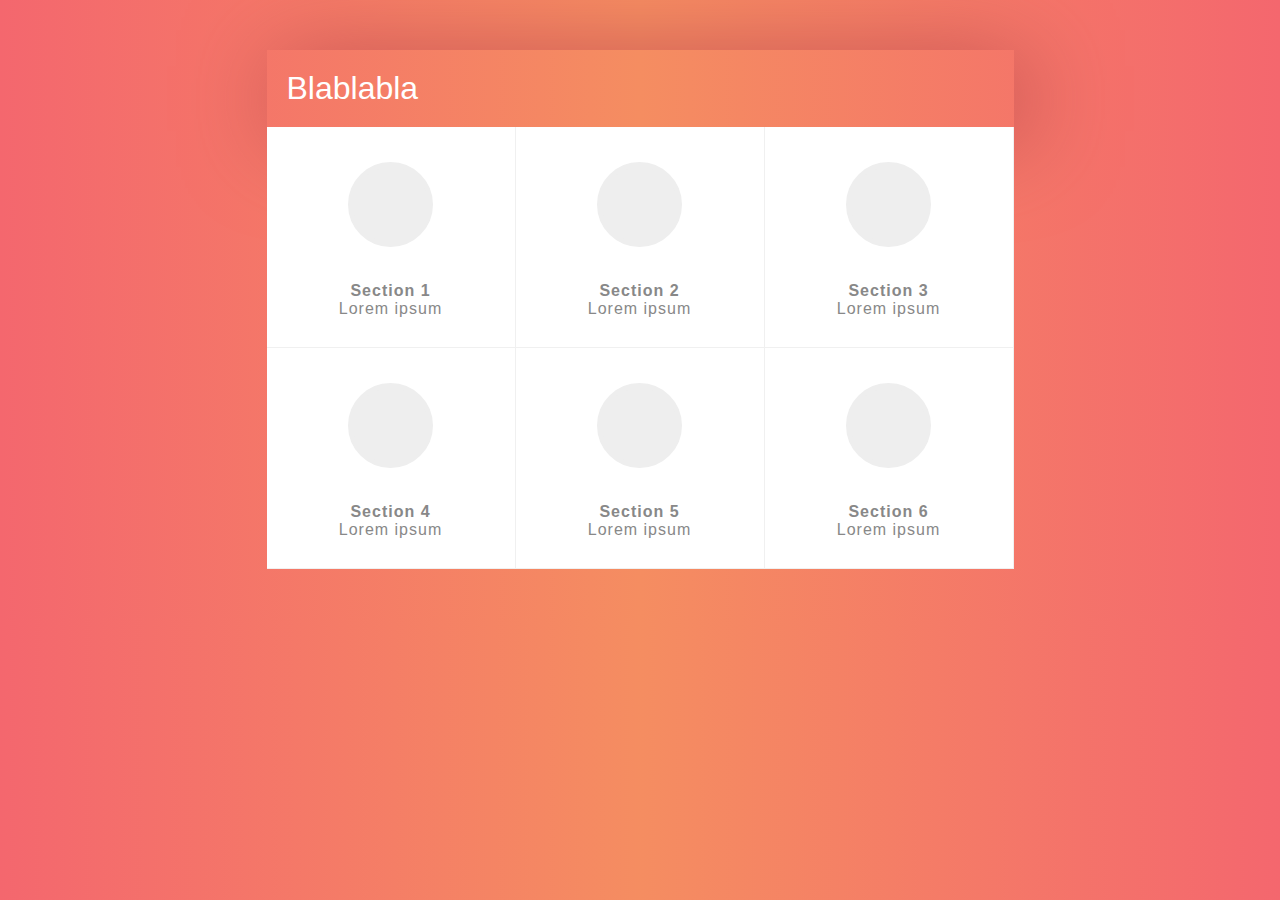
<file: hover-squares/index.html>
<!DOCTYPE html>
<html >
<head>
  <meta charset="UTF-8">
  <title>Hover squares</title>
  
  
  
      <link rel="stylesheet" href="css/style.css">

  
</head>

<body>
  <div class="container">
		<div class="wrapper"><h1>Blablabla</h1></div>
  <div class="client"><span class="logo"></span><h2>Section 1</h2><h3>Lorem ipsum</h3></div>
			<div class="client"><span class="logo"></span><h2>Section 2</h2><h3>Lorem ipsum</h3></div>
			<div class="client"><span class="logo"></span><h2>Section 3</h2><h3>Lorem ipsum</h3></div>
			<div class="client"><span class="logo"></span><h2>Section 4</h2><h3>Lorem ipsum</h3></div>
			<div class="client"><span class="logo"></span><h2>Section 5</h2><h3>Lorem ipsum</h3></div>
			<div class="client"><span class="logo"></span><h2>Section 6</h2><h3>Lorem ipsum</h3></div>
			<div class="clearer"></div>

		
	</div>
  
  
</body>
</html>
</file>
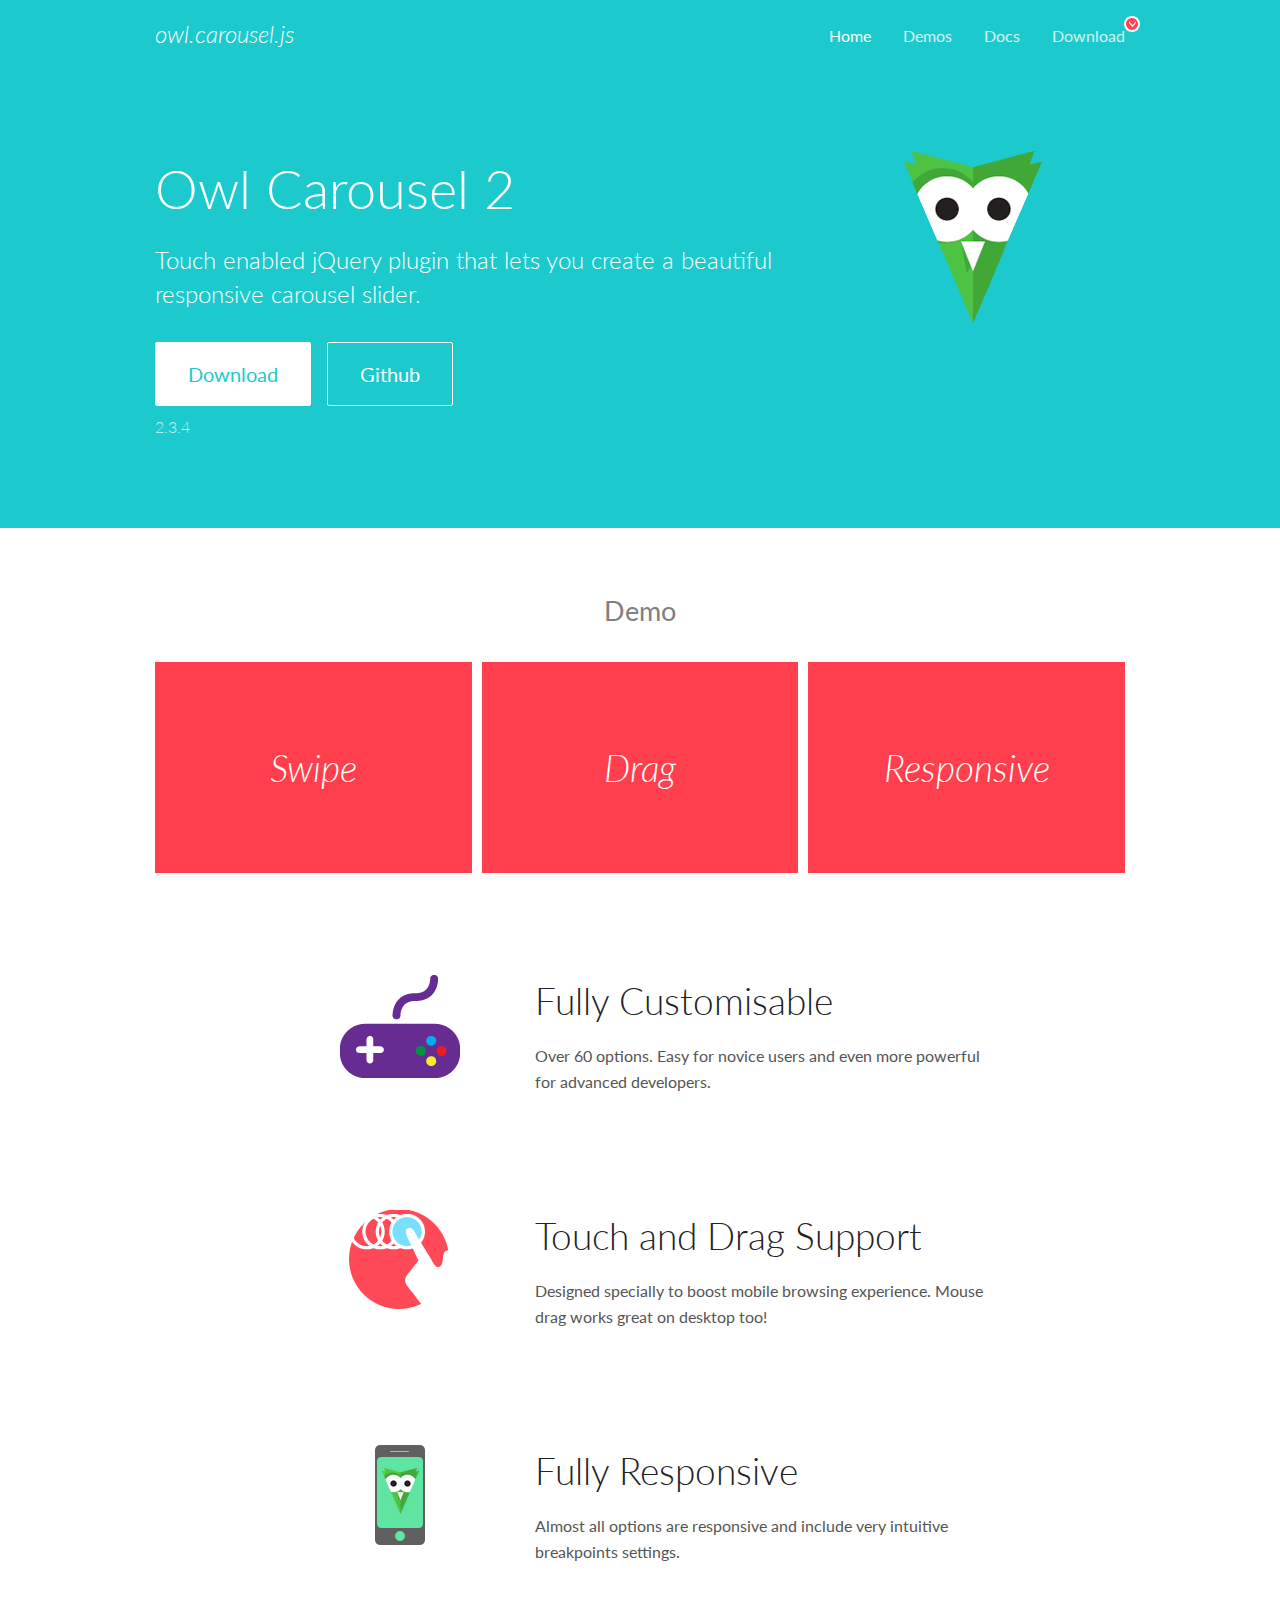
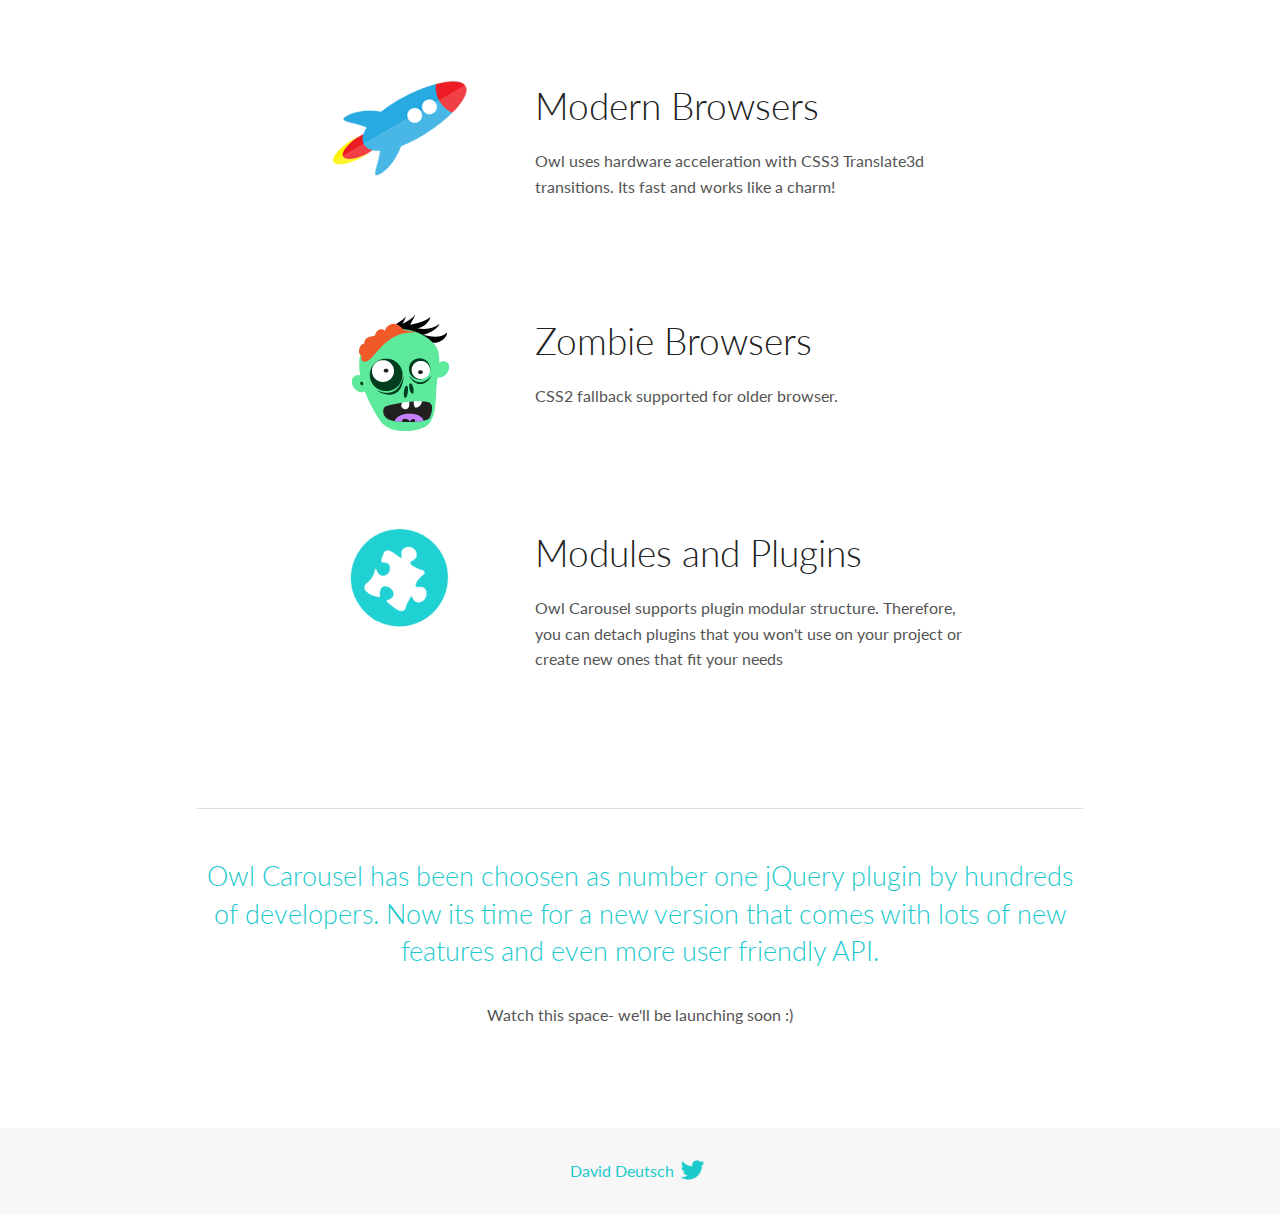
<file: OwlCarousel2-2.3.4/docs/index.html>
<!DOCTYPE html>
<html lang="en">
  <head>

    <!-- head -->
    <meta charset="utf-8">
    <meta name="msapplication-tap-highlight" content="no" />
    <meta name="viewport" content="width=device-width, initial-scale=1.0" />
    <meta name="description" content="Touch enabled jQuery plugin that lets you create beautiful responsive carousel slider.">
    <meta name="author" content="David Deutsch">
    <title>
      Home | Owl Carousel | 2.3.4
    </title>

    <!-- Stylesheets -->
    <link href='https://fonts.googleapis.com/css?family=Lato:300,400,700,400italic,300italic' rel='stylesheet' type='text/css'>
    <link rel="stylesheet" href="assets/css/docs.theme.min.css">

    <!-- Owl Stylesheets -->
    <link rel="stylesheet" href="assets/owlcarousel/assets/owl.carousel.min.css">
    <link rel="stylesheet" href="assets/owlcarousel/assets/owl.theme.default.min.css">

    <!-- HTML5 shim and Respond.js IE8 support of HTML5 elements and media queries -->

    <!--[if lt IE 9]>
      <script src="https://oss.maxcdn.com/libs/html5shiv/3.7.0/html5shiv.js"></script>
      <script src="https://oss.maxcdn.com/libs/respond.js/1.3.0/respond.min.js"></script>
    <![endif]-->

    <!-- Favicons -->
    <link rel="apple-touch-icon-precomposed" sizes="144x144" href="assets/ico/apple-touch-icon-144-precomposed.png">
    <link rel="shortcut icon" href="assets/ico/favicon.png">
    <link rel="shortcut icon" href="favicon.ico">

    <!-- Yeah i know js should not be in header. Its required for demos.-->

    <!-- javascript -->
    <script src="assets/vendors/jquery.min.js"></script>
    <script src="assets/owlcarousel/owl.carousel.js"></script>
  </head>
  <body>

    <!-- header -->
    <header class="header">
      <div class="row">
        <div class="large-12 columns">
          <div class="brand left">
            <h3>
              <a href="/OwlCarousel2/">owl.carousel.js</a> 
            </h3>
          </div>
          <a id="toggle-nav" class="right">
            <span></span> <span></span> <span></span> 
          </a> 
          <div class="nav-bar">
            <ul class="clearfix">
              <li class="active">
                <a href="/OwlCarousel2/index.html">Home</a> 
              </li>
              <li> <a href="/OwlCarousel2/demos/demos.html">Demos</a>  </li>
              <li> <a href="/OwlCarousel2/docs/started-welcome.html">Docs</a>  </li>
              <li>
                <a href="https://github.com/OwlCarousel2/OwlCarousel2/archive/2.3.4.zip">Download</a> 
                <span class="download"></span> 
              </li>
            </ul>
          </div>
        </div>
      </div>
    </header>

    <!-- home panel -->
    <section id="hero">
      <div class="row">
        <div class="large-8 medium-8 columns">
          <h1>Owl Carousel 2</h1>
          <h4>Touch enabled jQuery plugin that lets you create a beautiful responsive carousel slider.</h4>
          <a href="https://github.com/OwlCarousel2/OwlCarousel2/archive/2.3.4.zip" class="hero-button">Download</a> 
          <a href="https://github.com/OwlCarousel2/OwlCarousel2" class="hero-button outline">Github</a> 
          <p>2.3.4</p>
        </div>
        <div class="large-4 medium-4 columns">
          <img class="owl-logo" src="assets/img/owl-logo.png" alt="mr. Owl">
        </div>
      </div>
    </section>

    <!-- body -->
    <div class="home-demo">
      <div class="row">
        <div class="large-12 columns">
          <h3>Demo</h3>
          <div class="owl-carousel">
            <div class="item">
              <h2>Swipe</h2>
            </div>
            <div class="item">
              <h2>Drag</h2>
            </div>
            <div class="item">
              <h2>Responsive</h2>
            </div>
            <div class="item">
              <h2>CSS3</h2>
            </div>
            <div class="item">
              <h2>Fast</h2>
            </div>
            <div class="item">
              <h2>Easy</h2>
            </div>
            <div class="item">
              <h2>Free</h2>
            </div>
            <div class="item">
              <h2>Upgradable</h2>
            </div>
            <div class="item">
              <h2>Tons of options</h2>
            </div>
            <div class="item">
              <h2>Infinity</h2>
            </div>
            <div class="item">
              <h2>Auto Width</h2>
            </div>
          </div>
        </div>
      </div>
    </div>
    <script>
      var owl = $('.owl-carousel');
      owl.owlCarousel({
        margin: 10,
        loop: true,
        responsive: {
          0: {
            items: 1
          },
          600: {
            items: 2
          },
          1000: {
            items: 3
          }
        }
      })
    </script>

    <!-- features -->
    <div id="features">
      <div class="row">
        <div class="small-12 medium-9 small-centered columns">
          <section class="row feature">
            <div class="medium-4 small-12 columns">
              <img src="assets/img/feature-options.png" alt="">
            </div>
            <div class="medium-8 small-12 columns">
              <h2>Fully Customisable</h2>
              <p>Over 60 options. Easy for novice users and even more powerful for advanced developers.</p>
            </div>
          </section>
          <section class="row feature">
            <div class="medium-4 small-12 columns">
              <img src="assets/img/feature-drag.png" alt="">
            </div>
            <div class="medium-8 small-12 columns">
              <h2>Touch and Drag Support</h2>
              <p>Designed specially to boost mobile browsing experience. Mouse drag works great on desktop too!</p>
            </div>
          </section>
          <section class="row feature">
            <div class="medium-4 small-12 columns">
              <img src="assets/img/feature-responsive.png" alt="">
            </div>
            <div class="medium-8 small-12 columns">
              <h2>Fully Responsive</h2>
              <p>Almost all options are responsive and include very intuitive breakpoints settings.</p>
            </div>
          </section>
          <section class="row feature">
            <div class="medium-4 small-12 columns">
              <img src="assets/img/feature-modern.png" alt="">
            </div>
            <div class="medium-8 small-12 columns">
              <h2>Modern Browsers</h2>
              <p>Owl uses hardware acceleration with CSS3 Translate3d transitions. Its fast and works like a charm! </p>
            </div>
          </section>
          <section class="row feature">
            <div class="medium-4 small-12 columns">
              <img src="assets/img/feature-zombie.png" alt="">
            </div>
            <div class="medium-8 small-12 columns">
              <h2>Zombie Browsers</h2>
              <p>CSS2 fallback supported for older browser.</p>
            </div>
          </section>
          <section class="row feature">
            <div class="medium-4 small-12 columns">
              <img src="assets/img/feature-module.png" alt="">
            </div>
            <div class="medium-8 small-12 columns">
              <h2>Modules and Plugins</h2>
              <p>Owl Carousel supports plugin modular structure. Therefore, you can detach plugins that you won&#x27;t use on your project or create new ones that fit your needs</p>
            </div>
          </section>
        </div>
      </div>
    </div>

    <!-- footer -->
    <section id="teaser-text">
      <div class="row">
        <div class="small-12 medium-11 small-centered columns">
          <hr>
          <h3 id="owl-carousel-has-been-choosen-as-number-one-jquery-plugin-by-hundreds-of-developers-now-its-time-for-a-new-version-that-comes-with-lots-of-new-features-and-even-more-user-friendly-api-">Owl Carousel has been choosen as number one jQuery plugin by hundreds of developers. Now its time for a new version that comes with lots of new features and even more user friendly API.</h3>
          <p>Watch this space- we&#39;ll be launching soon :)</p>
        </div>
      </div>
    </section>

    <!-- footer -->
    <footer class="footer">
      <div class="row">
        <div class="large-12 columns">
          <h5>
            <a href="/OwlCarousel2/docs/support-contact.html">David Deutsch</a> 
            <a id="custom-tweet-button" href="https://twitter.com/share?url=https://github.com/OwlCarousel2/OwlCarousel2&text=Owl Carousel - This is so awesome! " target="_blank"></a> 
          </h5>
        </div>
      </div>
    </footer>

    <!-- vendors -->
    <script src="assets/vendors/highlight.js"></script>
    <script src="assets/js/app.js"></script>
  </body>
</html>
</file>
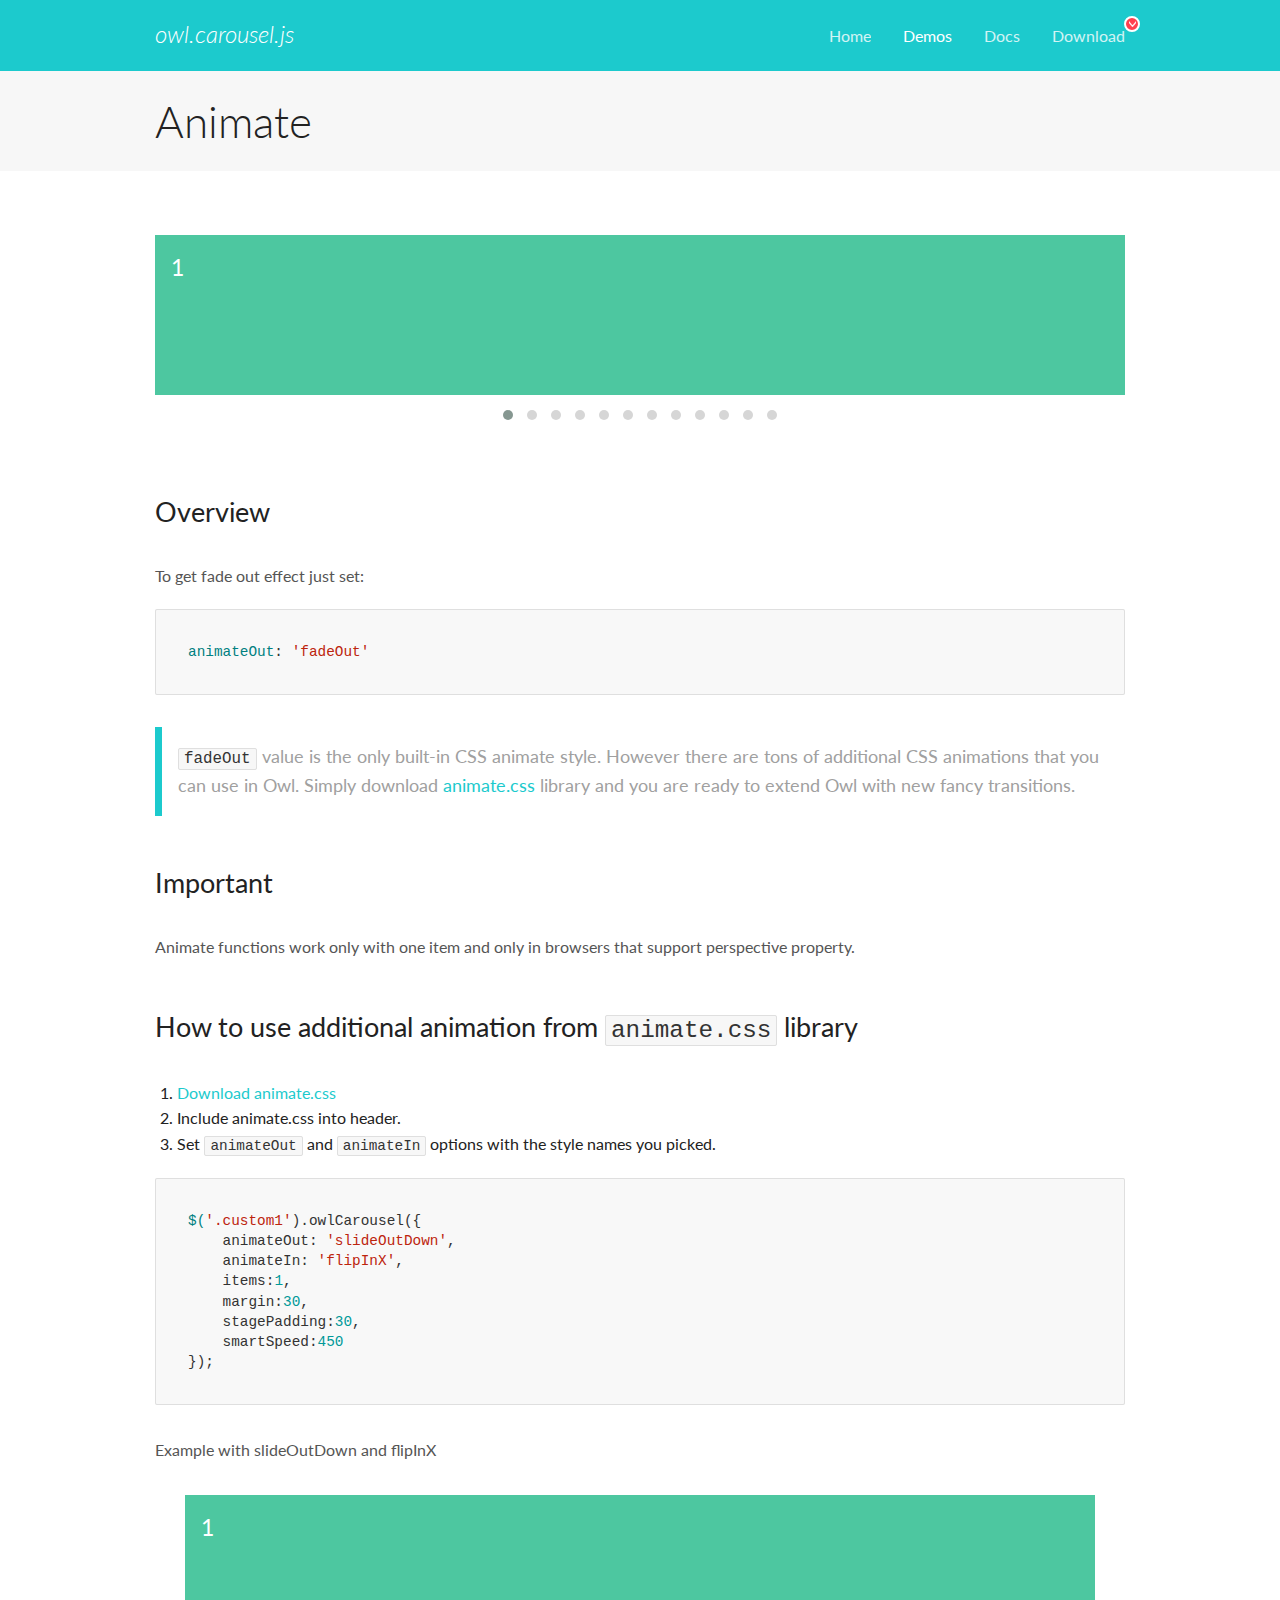
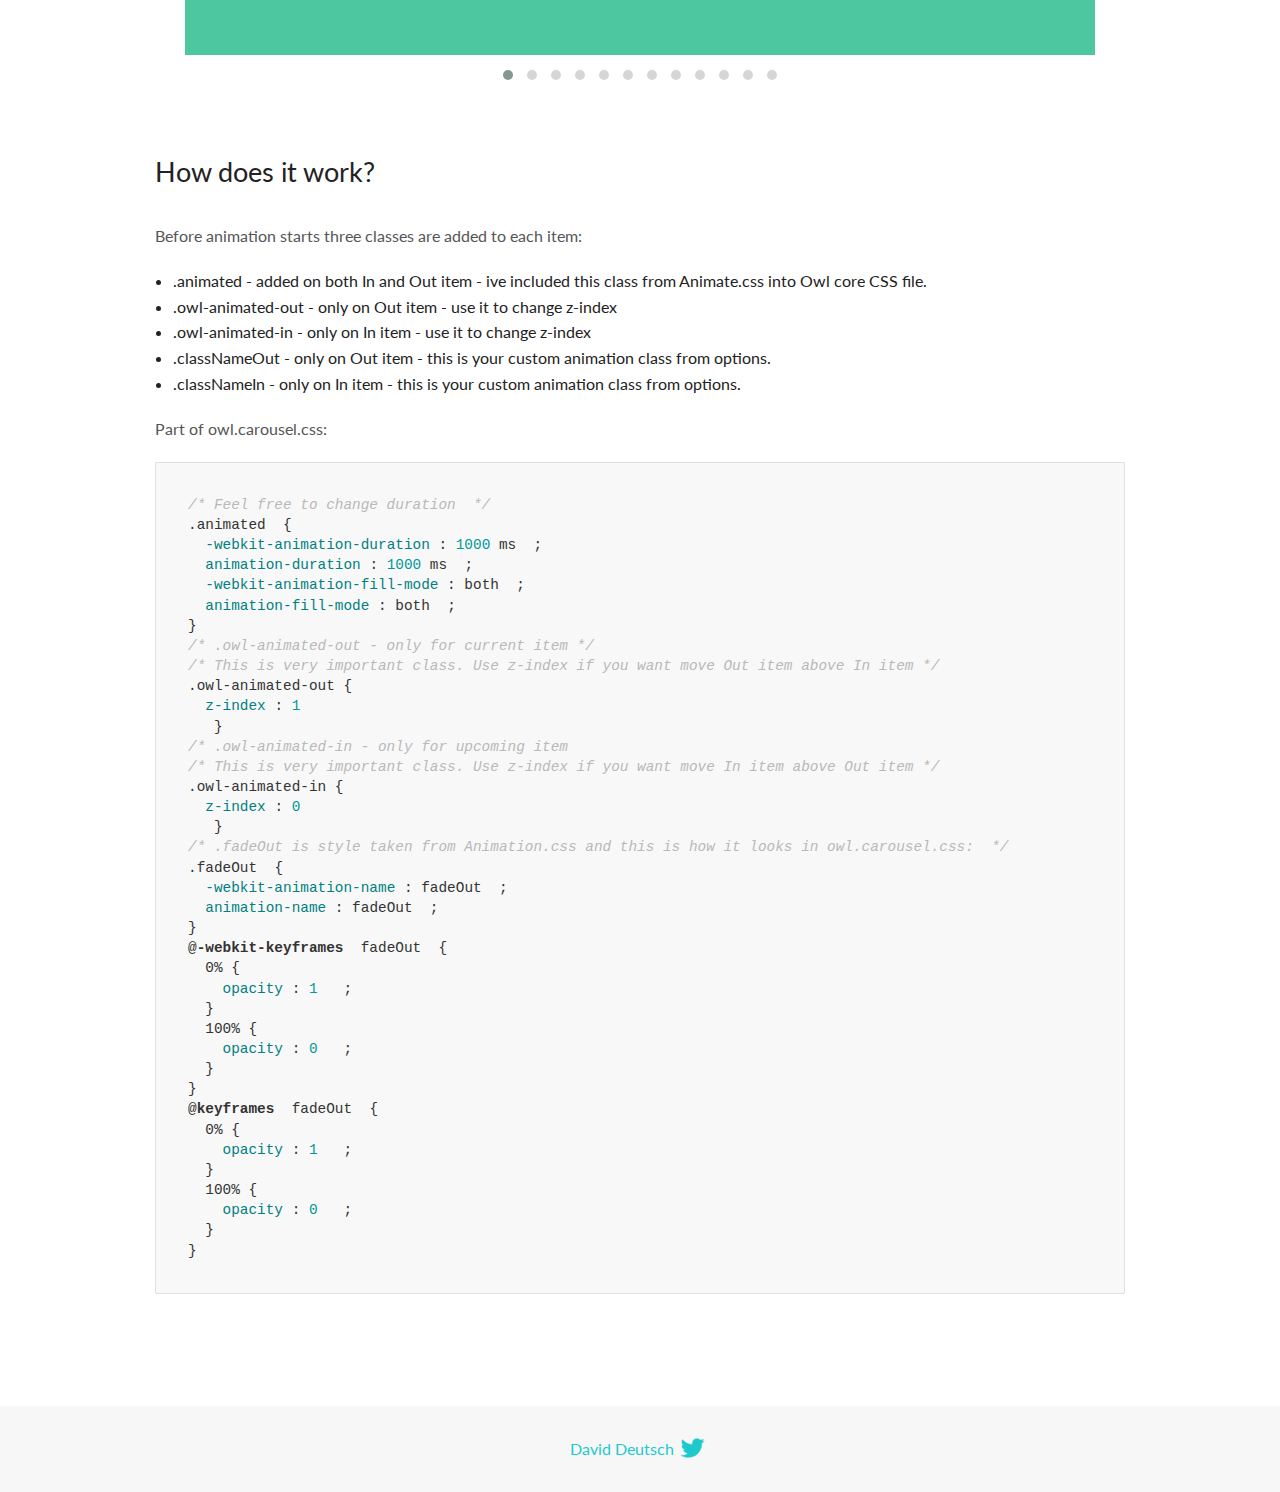
<file: OwlCarousel2-2.3.4/docs/demos/animate.html>
<!DOCTYPE html>
<html lang="en">
  <head>

    <!-- head -->
    <meta charset="utf-8">
    <meta name="msapplication-tap-highlight" content="no" />
    <meta name="viewport" content="width=device-width, initial-scale=1.0" />
    <meta name="description" content="Animate carousel">
    <meta name="author" content="David Deutsch">
    <title>
      Animate Demo | Owl Carousel | 2.3.4
    </title>

    <!-- Stylesheets -->
    <link href='https://fonts.googleapis.com/css?family=Lato:300,400,700,400italic,300italic' rel='stylesheet' type='text/css'>
    <link rel="stylesheet" href="../assets/css/docs.theme.min.css">

    <!-- Owl Stylesheets -->
    <link rel="stylesheet" href="../assets/owlcarousel/assets/owl.carousel.min.css">
    <link rel="stylesheet" href="../assets/owlcarousel/assets/owl.theme.default.min.css">

    <!-- HTML5 shim and Respond.js IE8 support of HTML5 elements and media queries -->

    <!--[if lt IE 9]>
      <script src="https://oss.maxcdn.com/libs/html5shiv/3.7.0/html5shiv.js"></script>
      <script src="https://oss.maxcdn.com/libs/respond.js/1.3.0/respond.min.js"></script>
    <![endif]-->

    <!-- Favicons -->
    <link rel="apple-touch-icon-precomposed" sizes="144x144" href="../assets/ico/apple-touch-icon-144-precomposed.png">
    <link rel="shortcut icon" href="../assets/ico/favicon.png">
    <link rel="shortcut icon" href="favicon.ico">

    <!-- Yeah i know js should not be in header. Its required for demos.-->

    <!-- javascript -->
    <script src="../assets/vendors/jquery.min.js"></script>
    <script src="../assets/owlcarousel/owl.carousel.js"></script>
  </head>
  <body>

    <!-- header -->
    <header class="header">
      <div class="row">
        <div class="large-12 columns">
          <div class="brand left">
            <h3>
              <a href="/OwlCarousel2/">owl.carousel.js</a> 
            </h3>
          </div>
          <a id="toggle-nav" class="right">
            <span></span> <span></span> <span></span> 
          </a> 
          <div class="nav-bar">
            <ul class="clearfix">
              <li> <a href="/OwlCarousel2/index.html">Home</a>  </li>
              <li class="active">
                <a href="/OwlCarousel2/demos/demos.html">Demos</a> 
              </li>
              <li> <a href="/OwlCarousel2/docs/started-welcome.html">Docs</a>  </li>
              <li>
                <a href="https://github.com/OwlCarousel2/OwlCarousel2/archive/2.3.4.zip">Download</a> 
                <span class="download"></span> 
              </li>
            </ul>
          </div>
        </div>
      </div>
    </header>

    <!-- title -->
    <section class="title">
      <div class="row">
        <div class="large-12 columns">
          <h1>Animate</h1>
        </div>
      </div>
    </section>

    <!--  Demos -->
    <section id="demos">
      <div class="row">
        <div class="large-12 columns">
          <div class="fadeOut owl-carousel owl-theme">
            <div class="item">
              <h4>1</h4>
            </div>
            <div class="item">
              <h4>2</h4>
            </div>
            <div class="item">
              <h4>3</h4>
            </div>
            <div class="item">
              <h4>4</h4>
            </div>
            <div class="item">
              <h4>5</h4>
            </div>
            <div class="item">
              <h4>6</h4>
            </div>
            <div class="item">
              <h4>7</h4>
            </div>
            <div class="item">
              <h4>8</h4>
            </div>
            <div class="item">
              <h4>9</h4>
            </div>
            <div class="item">
              <h4>10</h4>
            </div>
            <div class="item">
              <h4>11</h4>
            </div>
            <div class="item">
              <h4>12</h4>
            </div>
          </div>
          <h3 id="overview">Overview</h3>
          <p>To get fade out effect just set:</p>
          <pre><code>animateOut: &#39;fadeOut&#39;</code></pre>
          <blockquote>
            <p><code>fadeOut</code> value is the only built-in CSS animate style. However there are tons of additional CSS animations that you can use in Owl. Simply download
              <a href="https://daneden.github.io/animate.css/">animate.css</a>  library and you are ready to extend Owl with new fancy transitions.</p>
          </blockquote>
          <h3 id="important">Important</h3>
          <p>Animate functions work only with one item and only in browsers that support perspective property.</p>
          <h3 id="how-to-use-additional-animation-from-animate-css-library">How to use additional animation from <code>animate.css</code> library</h3>
          <ol>
            <li> <a href="https://daneden.github.io/animate.css/">Download animate.css</a>  </li>
            <li>Include animate.css into header.</li>
            <li>Set <code>animateOut</code> and <code>animateIn</code> options with the style names you picked.</li>
          </ol>
          <pre><code>$(&#39;.custom1&#39;).owlCarousel({
    animateOut: &#39;slideOutDown&#39;,
    animateIn: &#39;flipInX&#39;,
    items:1,
    margin:30,
    stagePadding:30,
    smartSpeed:450
});</code></pre>
          <p>Example with slideOutDown and flipInX</p>
          <div class="custom1 owl-carousel owl-theme">
            <div class="item">
              <h4>1</h4>
            </div>
            <div class="item">
              <h4>2</h4>
            </div>
            <div class="item">
              <h4>3</h4>
            </div>
            <div class="item">
              <h4>4</h4>
            </div>
            <div class="item">
              <h4>5</h4>
            </div>
            <div class="item">
              <h4>6</h4>
            </div>
            <div class="item">
              <h4>7</h4>
            </div>
            <div class="item">
              <h4>8</h4>
            </div>
            <div class="item">
              <h4>9</h4>
            </div>
            <div class="item">
              <h4>10</h4>
            </div>
            <div class="item">
              <h4>11</h4>
            </div>
            <div class="item">
              <h4>12</h4>
            </div>
          </div>
          <h3 id="how-does-it-work-">How does it work?</h3>
          <p>Before animation starts three classes are added to each item:</p>
          <ul>
            <li>.animated - added on both In and Out item - ive included this class from Animate.css into Owl core CSS file.</li>
            <li>.owl-animated-out - only on Out item - use it to change z-index</li>
            <li>.owl-animated-in - only on In item - use it to change z-index</li>
            <li>.classNameOut - only on Out item - this is your custom animation class from options.</li>
            <li>.classNameIn - only on In item - this is your custom animation class from options.</li>
          </ul>
          <p>Part of owl.carousel.css:</p>
          <pre><code class="language-css"><span class="comment">/* Feel free to change duration  */</span> 
<span class="class">.animated</span>  <span class="rules">{
  <span class="rule"><span class="attribute">-webkit-animation-duration</span> :<span class="value"> <span class="number">1000</span> ms</span> </span> ;
  <span class="rule"><span class="attribute">animation-duration</span> :<span class="value"> <span class="number">1000</span> ms</span> </span> ;
  <span class="rule"><span class="attribute">-webkit-animation-fill-mode</span> :<span class="value"> both</span> </span> ;
  <span class="rule"><span class="attribute">animation-fill-mode</span> :<span class="value"> both</span> </span> ;
<span class="rule">}</span> </span> 
<span class="comment">/* .owl-animated-out - only for current item */</span> 
<span class="comment">/* This is very important class. Use z-index if you want move Out item above In item */</span> 
<span class="class">.owl-animated-out</span> <span class="rules">{
  <span class="rule"><span class="attribute">z-index</span> :<span class="value"> <span class="number">1</span> 
</span> </span> </span> }
<span class="comment">/* .owl-animated-in - only for upcoming item
/* This is very important class. Use z-index if you want move In item above Out item */</span> 
<span class="class">.owl-animated-in</span> <span class="rules">{
  <span class="rule"><span class="attribute">z-index</span> :<span class="value"> <span class="number">0</span> 
</span> </span> </span> }
<span class="comment">/* .fadeOut is style taken from Animation.css and this is how it looks in owl.carousel.css:  */</span> 
<span class="class">.fadeOut</span>  <span class="rules">{
  <span class="rule"><span class="attribute">-webkit-animation-name</span> :<span class="value"> fadeOut</span> </span> ;
  <span class="rule"><span class="attribute">animation-name</span> :<span class="value"> fadeOut</span> </span> ;
<span class="rule">}</span> </span> 
<span class="at_rule">@<span class="keyword">-webkit-keyframes</span>  fadeOut </span> {
  0% <span class="rules">{
    <span class="rule"><span class="attribute">opacity</span> :<span class="value"> <span class="number">1</span> </span> </span> ;
  <span class="rule">}</span> </span> 
  100% <span class="rules">{
    <span class="rule"><span class="attribute">opacity</span> :<span class="value"> <span class="number">0</span> </span> </span> ;
  <span class="rule">}</span> </span> 
}
<span class="at_rule">@<span class="keyword">keyframes</span>  fadeOut </span> {
  0% <span class="rules">{
    <span class="rule"><span class="attribute">opacity</span> :<span class="value"> <span class="number">1</span> </span> </span> ;
  <span class="rule">}</span> </span> 
  100% <span class="rules">{
    <span class="rule"><span class="attribute">opacity</span> :<span class="value"> <span class="number">0</span> </span> </span> ;
  <span class="rule">}</span> </span> 
}</code></pre>
          <link rel="stylesheet" href="../assets/css/animate.css">
          <script>
            jQuery(document).ready(function($) {
              $('.fadeOut').owlCarousel({
                items: 1,
                animateOut: 'fadeOut',
                loop: true,
                margin: 10,
              });
              $('.custom1').owlCarousel({
                animateOut: 'slideOutDown',
                animateIn: 'flipInX',
                items: 1,
                margin: 30,
                stagePadding: 30,
                smartSpeed: 450
              });
            });
          </script>
        </div>
      </div>
    </section>

    <!-- footer -->
    <footer class="footer">
      <div class="row">
        <div class="large-12 columns">
          <h5>
            <a href="/OwlCarousel2/docs/support-contact.html">David Deutsch</a> 
            <a id="custom-tweet-button" href="https://twitter.com/share?url=https://github.com/OwlCarousel2/OwlCarousel2&text=Owl Carousel - This is so awesome! " target="_blank"></a> 
          </h5>
        </div>
      </div>
    </footer>

    <!-- vendors -->
    <script src="../assets/vendors/highlight.js"></script>
    <script src="../assets/js/app.js"></script>
  </body>
</html>
</file>
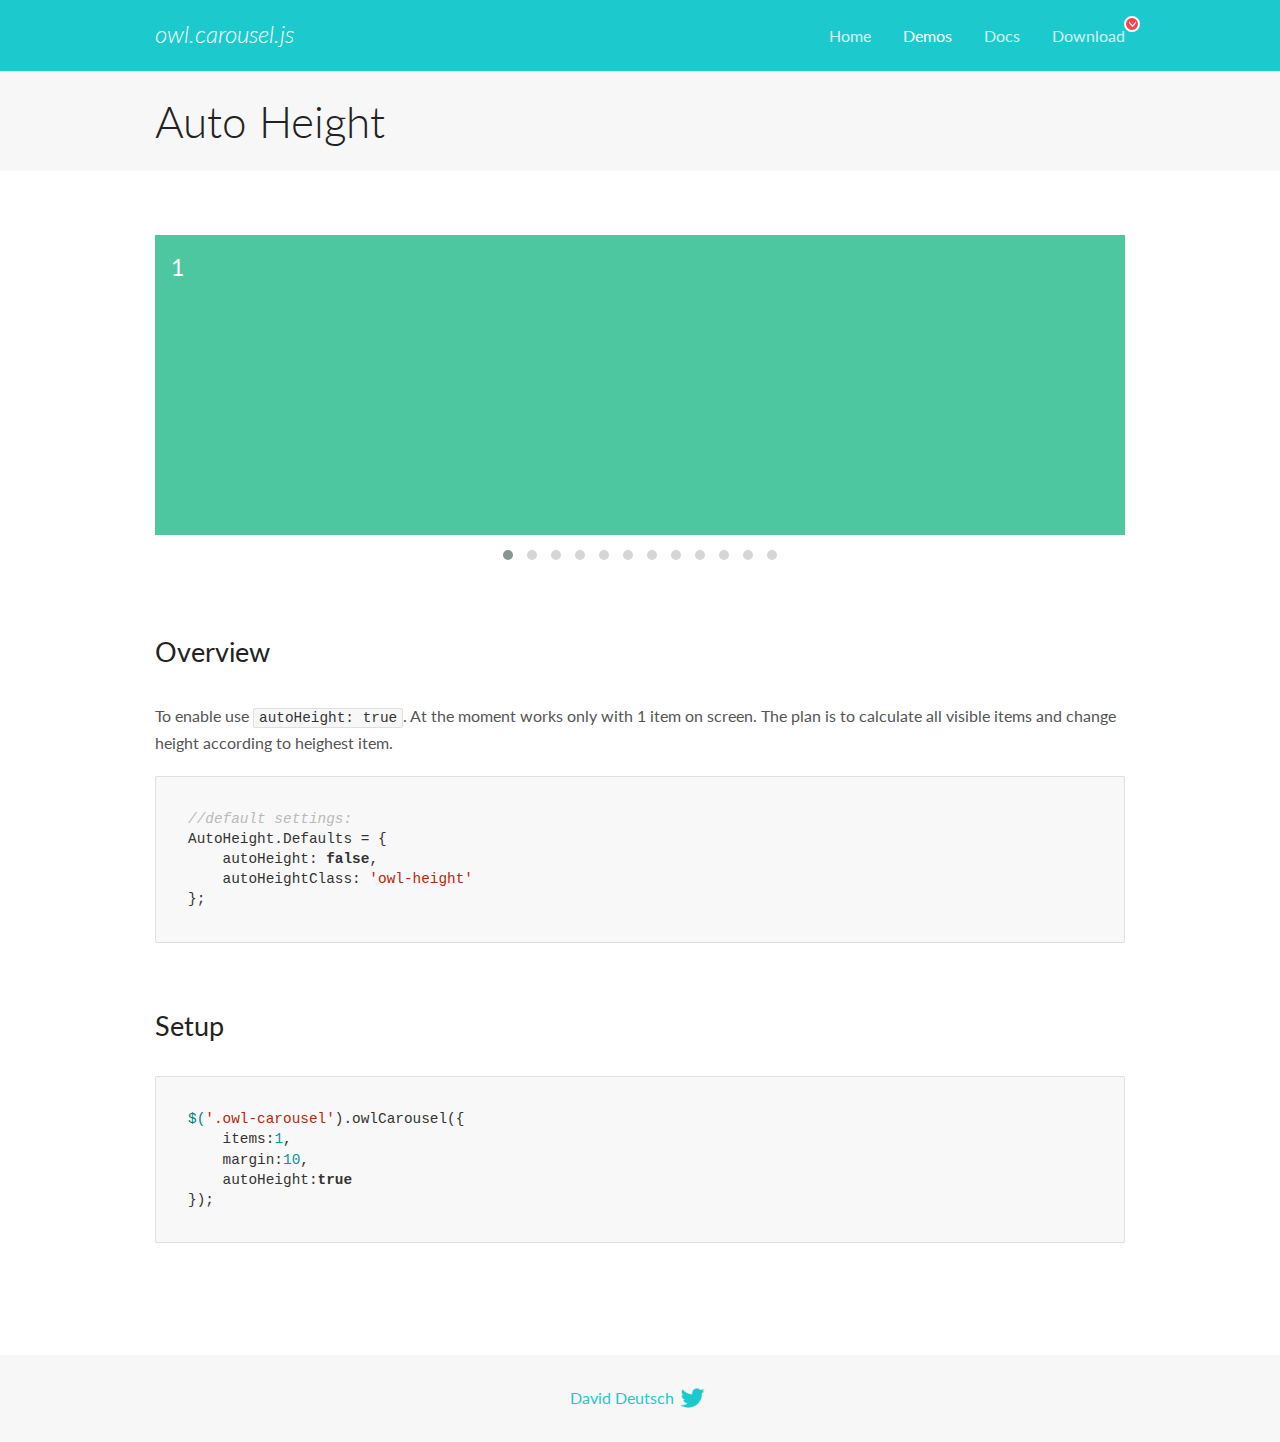
<file: OwlCarousel2-2.3.4/docs/demos/autoheight.html>
<!DOCTYPE html>
<html lang="en">
  <head>

    <!-- head -->
    <meta charset="utf-8">
    <meta name="msapplication-tap-highlight" content="no" />
    <meta name="viewport" content="width=device-width, initial-scale=1.0" />
    <meta name="description" content="autoHeight usage demo">
    <meta name="author" content="David Deutsch">
    <title>
      Auto Height Demo | Owl Carousel | 2.3.4
    </title>

    <!-- Stylesheets -->
    <link href='https://fonts.googleapis.com/css?family=Lato:300,400,700,400italic,300italic' rel='stylesheet' type='text/css'>
    <link rel="stylesheet" href="../assets/css/docs.theme.min.css">

    <!-- Owl Stylesheets -->
    <link rel="stylesheet" href="../assets/owlcarousel/assets/owl.carousel.min.css">
    <link rel="stylesheet" href="../assets/owlcarousel/assets/owl.theme.default.min.css">

    <!-- HTML5 shim and Respond.js IE8 support of HTML5 elements and media queries -->

    <!--[if lt IE 9]>
      <script src="https://oss.maxcdn.com/libs/html5shiv/3.7.0/html5shiv.js"></script>
      <script src="https://oss.maxcdn.com/libs/respond.js/1.3.0/respond.min.js"></script>
    <![endif]-->

    <!-- Favicons -->
    <link rel="apple-touch-icon-precomposed" sizes="144x144" href="../assets/ico/apple-touch-icon-144-precomposed.png">
    <link rel="shortcut icon" href="../assets/ico/favicon.png">
    <link rel="shortcut icon" href="favicon.ico">

    <!-- Yeah i know js should not be in header. Its required for demos.-->

    <!-- javascript -->
    <script src="../assets/vendors/jquery.min.js"></script>
    <script src="../assets/owlcarousel/owl.carousel.js"></script>
  </head>
  <body>

    <!-- header -->
    <header class="header">
      <div class="row">
        <div class="large-12 columns">
          <div class="brand left">
            <h3>
              <a href="/OwlCarousel2/">owl.carousel.js</a> 
            </h3>
          </div>
          <a id="toggle-nav" class="right">
            <span></span> <span></span> <span></span> 
          </a> 
          <div class="nav-bar">
            <ul class="clearfix">
              <li> <a href="/OwlCarousel2/index.html">Home</a>  </li>
              <li class="active">
                <a href="/OwlCarousel2/demos/demos.html">Demos</a> 
              </li>
              <li> <a href="/OwlCarousel2/docs/started-welcome.html">Docs</a>  </li>
              <li>
                <a href="https://github.com/OwlCarousel2/OwlCarousel2/archive/2.3.4.zip">Download</a> 
                <span class="download"></span> 
              </li>
            </ul>
          </div>
        </div>
      </div>
    </header>

    <!-- title -->
    <section class="title">
      <div class="row">
        <div class="large-12 columns">
          <h1>Auto Height</h1>
        </div>
      </div>
    </section>

    <!--  Demos -->
    <section id="demos">
      <div class="row">
        <div class="large-12 columns">
          <div class="owl-carousel owl-theme">
            <div class="item" style="height:300px">
              <h4>1</h4>
            </div>
            <div class="item" style="height:100px">
              <h4>2</h4>
            </div>
            <div class="item" style="height:500px">
              <h4>3</h4>
            </div>
            <div class="item" style="height:250px">
              <h4>4</h4>
            </div>
            <div class="item" style="height:400px">
              <h4>5</h4>
            </div>
            <div class="item" style="height:500px">
              <h4>6</h4>
            </div>
            <div class="item" style="height:600px">
              <h4>7</h4>
            </div>
            <div class="item" style="height:400px">
              <h4>8</h4>
            </div>
            <div class="item" style="height:300px">
              <h4>9</h4>
            </div>
            <div class="item" style="height:350px">
              <h4>10</h4>
            </div>
            <div class="item" style="height:200px">
              <h4>11</h4>
            </div>
            <div class="item" style="height:150px">
              <h4>12</h4>
            </div>
          </div>
          <h3 id="overview">Overview</h3>
          <p>To enable use <code>autoHeight: true</code>. At the moment works only with 1 item on screen. The plan is to calculate all visible items and change height according to heighest item.</p>
          <pre><code>//default settings:
AutoHeight.Defaults = {
    autoHeight: false,
    autoHeightClass: &#39;owl-height&#39;
};</code></pre>
          <h3 id="setup">Setup</h3>
          <pre><code>$(&#39;.owl-carousel&#39;).owlCarousel({
    items:1,
    margin:10,
    autoHeight:true
});</code></pre>
          <script>
            $(document).ready(function() {
              $('.owl-carousel').owlCarousel({
                items: 1,
                margin: 10,
                autoHeight: true
              });
            })
          </script>
        </div>
      </div>
    </section>

    <!-- footer -->
    <footer class="footer">
      <div class="row">
        <div class="large-12 columns">
          <h5>
            <a href="/OwlCarousel2/docs/support-contact.html">David Deutsch</a> 
            <a id="custom-tweet-button" href="https://twitter.com/share?url=https://github.com/OwlCarousel2/OwlCarousel2&text=Owl Carousel - This is so awesome! " target="_blank"></a> 
          </h5>
        </div>
      </div>
    </footer>

    <!-- vendors -->
    <script src="../assets/vendors/highlight.js"></script>
    <script src="../assets/js/app.js"></script>
  </body>
</html>
</file>
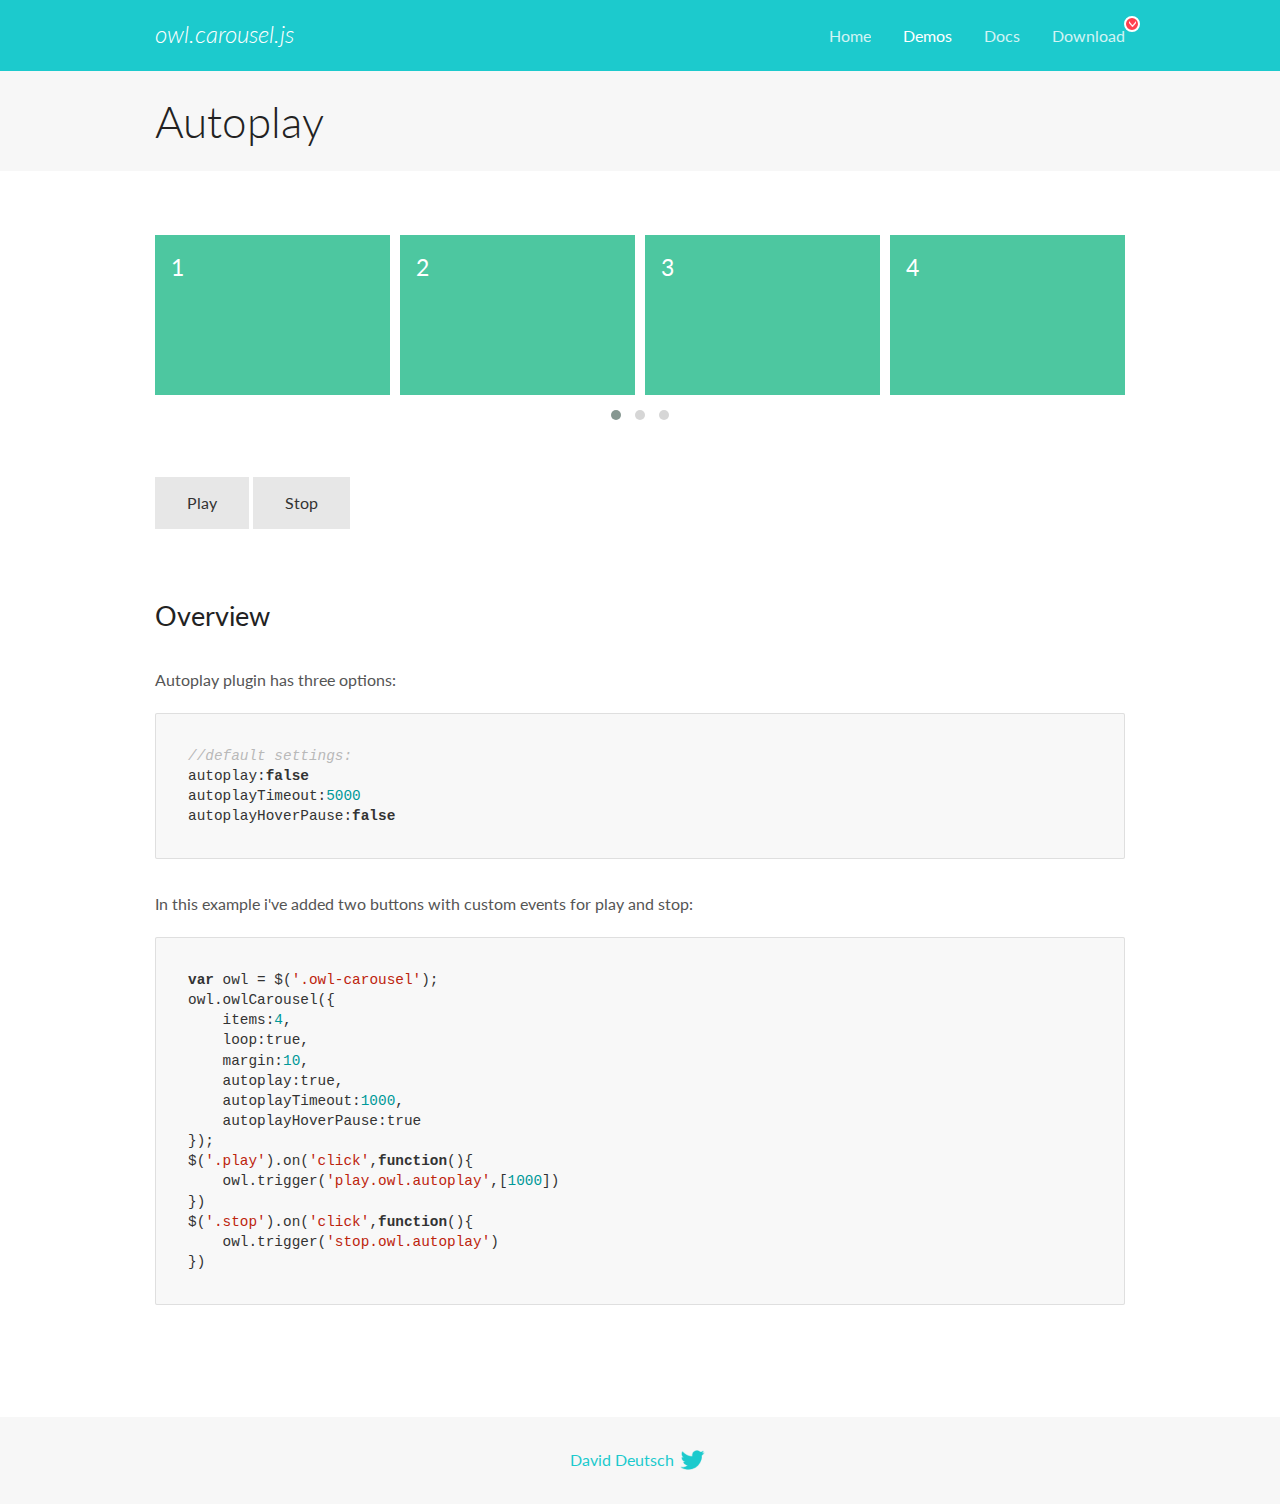
<file: OwlCarousel2-2.3.4/docs/demos/autoplay.html>
<!DOCTYPE html>
<html lang="en">
  <head>

    <!-- head -->
    <meta charset="utf-8">
    <meta name="msapplication-tap-highlight" content="no" />
    <meta name="viewport" content="width=device-width, initial-scale=1.0" />
    <meta name="description" content="Autoplay usage demo">
    <meta name="author" content="David Deutsch">
    <title>
      Autoplay Demo | Owl Carousel | 2.3.4
    </title>

    <!-- Stylesheets -->
    <link href='https://fonts.googleapis.com/css?family=Lato:300,400,700,400italic,300italic' rel='stylesheet' type='text/css'>
    <link rel="stylesheet" href="../assets/css/docs.theme.min.css">

    <!-- Owl Stylesheets -->
    <link rel="stylesheet" href="../assets/owlcarousel/assets/owl.carousel.min.css">
    <link rel="stylesheet" href="../assets/owlcarousel/assets/owl.theme.default.min.css">

    <!-- HTML5 shim and Respond.js IE8 support of HTML5 elements and media queries -->

    <!--[if lt IE 9]>
      <script src="https://oss.maxcdn.com/libs/html5shiv/3.7.0/html5shiv.js"></script>
      <script src="https://oss.maxcdn.com/libs/respond.js/1.3.0/respond.min.js"></script>
    <![endif]-->

    <!-- Favicons -->
    <link rel="apple-touch-icon-precomposed" sizes="144x144" href="../assets/ico/apple-touch-icon-144-precomposed.png">
    <link rel="shortcut icon" href="../assets/ico/favicon.png">
    <link rel="shortcut icon" href="favicon.ico">

    <!-- Yeah i know js should not be in header. Its required for demos.-->

    <!-- javascript -->
    <script src="../assets/vendors/jquery.min.js"></script>
    <script src="../assets/owlcarousel/owl.carousel.js"></script>
  </head>
  <body>

    <!-- header -->
    <header class="header">
      <div class="row">
        <div class="large-12 columns">
          <div class="brand left">
            <h3>
              <a href="/OwlCarousel2/">owl.carousel.js</a> 
            </h3>
          </div>
          <a id="toggle-nav" class="right">
            <span></span> <span></span> <span></span> 
          </a> 
          <div class="nav-bar">
            <ul class="clearfix">
              <li> <a href="/OwlCarousel2/index.html">Home</a>  </li>
              <li class="active">
                <a href="/OwlCarousel2/demos/demos.html">Demos</a> 
              </li>
              <li> <a href="/OwlCarousel2/docs/started-welcome.html">Docs</a>  </li>
              <li>
                <a href="https://github.com/OwlCarousel2/OwlCarousel2/archive/2.3.4.zip">Download</a> 
                <span class="download"></span> 
              </li>
            </ul>
          </div>
        </div>
      </div>
    </header>

    <!-- title -->
    <section class="title">
      <div class="row">
        <div class="large-12 columns">
          <h1>Autoplay</h1>
        </div>
      </div>
    </section>

    <!--  Demos -->
    <section id="demos">
      <div class="row">
        <div class="large-12 columns">
          <div class="owl-carousel owl-theme">
            <div class="item">
              <h4>1</h4>
            </div>
            <div class="item">
              <h4>2</h4>
            </div>
            <div class="item">
              <h4>3</h4>
            </div>
            <div class="item">
              <h4>4</h4>
            </div>
            <div class="item">
              <h4>5</h4>
            </div>
            <div class="item">
              <h4>6</h4>
            </div>
            <div class="item">
              <h4>7</h4>
            </div>
            <div class="item">
              <h4>8</h4>
            </div>
            <div class="item">
              <h4>9</h4>
            </div>
            <div class="item">
              <h4>10</h4>
            </div>
            <div class="item">
              <h4>11</h4>
            </div>
            <div class="item">
              <h4>12</h4>
            </div>
          </div>
          <a class="button secondary play">Play</a> 
          <a class="button secondary stop">Stop</a> 
          <h3 id="overview">Overview</h3>
          <p>Autoplay plugin has three options:</p>
          <pre><code>//default settings:
autoplay:false
autoplayTimeout:5000
autoplayHoverPause:false</code></pre>
          <p>In this example i&#39;ve added two buttons with custom events for play and stop:</p>
          <pre><code>var owl = $(&#39;.owl-carousel&#39;);
owl.owlCarousel({
    items:4,
    loop:true,
    margin:10,
    autoplay:true,
    autoplayTimeout:1000,
    autoplayHoverPause:true
});
$(&#39;.play&#39;).on(&#39;click&#39;,function(){
    owl.trigger(&#39;play.owl.autoplay&#39;,[1000])
})
$(&#39;.stop&#39;).on(&#39;click&#39;,function(){
    owl.trigger(&#39;stop.owl.autoplay&#39;)
})</code></pre>
          <script>
            $(document).ready(function() {
              var owl = $('.owl-carousel');
              owl.owlCarousel({
                items: 4,
                loop: true,
                margin: 10,
                autoplay: true,
                autoplayTimeout: 1000,
                autoplayHoverPause: true
              });
              $('.play').on('click', function() {
                owl.trigger('play.owl.autoplay', [1000])
              })
              $('.stop').on('click', function() {
                owl.trigger('stop.owl.autoplay')
              })
            })
          </script>
        </div>
      </div>
    </section>

    <!-- footer -->
    <footer class="footer">
      <div class="row">
        <div class="large-12 columns">
          <h5>
            <a href="/OwlCarousel2/docs/support-contact.html">David Deutsch</a> 
            <a id="custom-tweet-button" href="https://twitter.com/share?url=https://github.com/OwlCarousel2/OwlCarousel2&text=Owl Carousel - This is so awesome! " target="_blank"></a> 
          </h5>
        </div>
      </div>
    </footer>

    <!-- vendors -->
    <script src="../assets/vendors/highlight.js"></script>
    <script src="../assets/js/app.js"></script>
  </body>
</html>
</file>
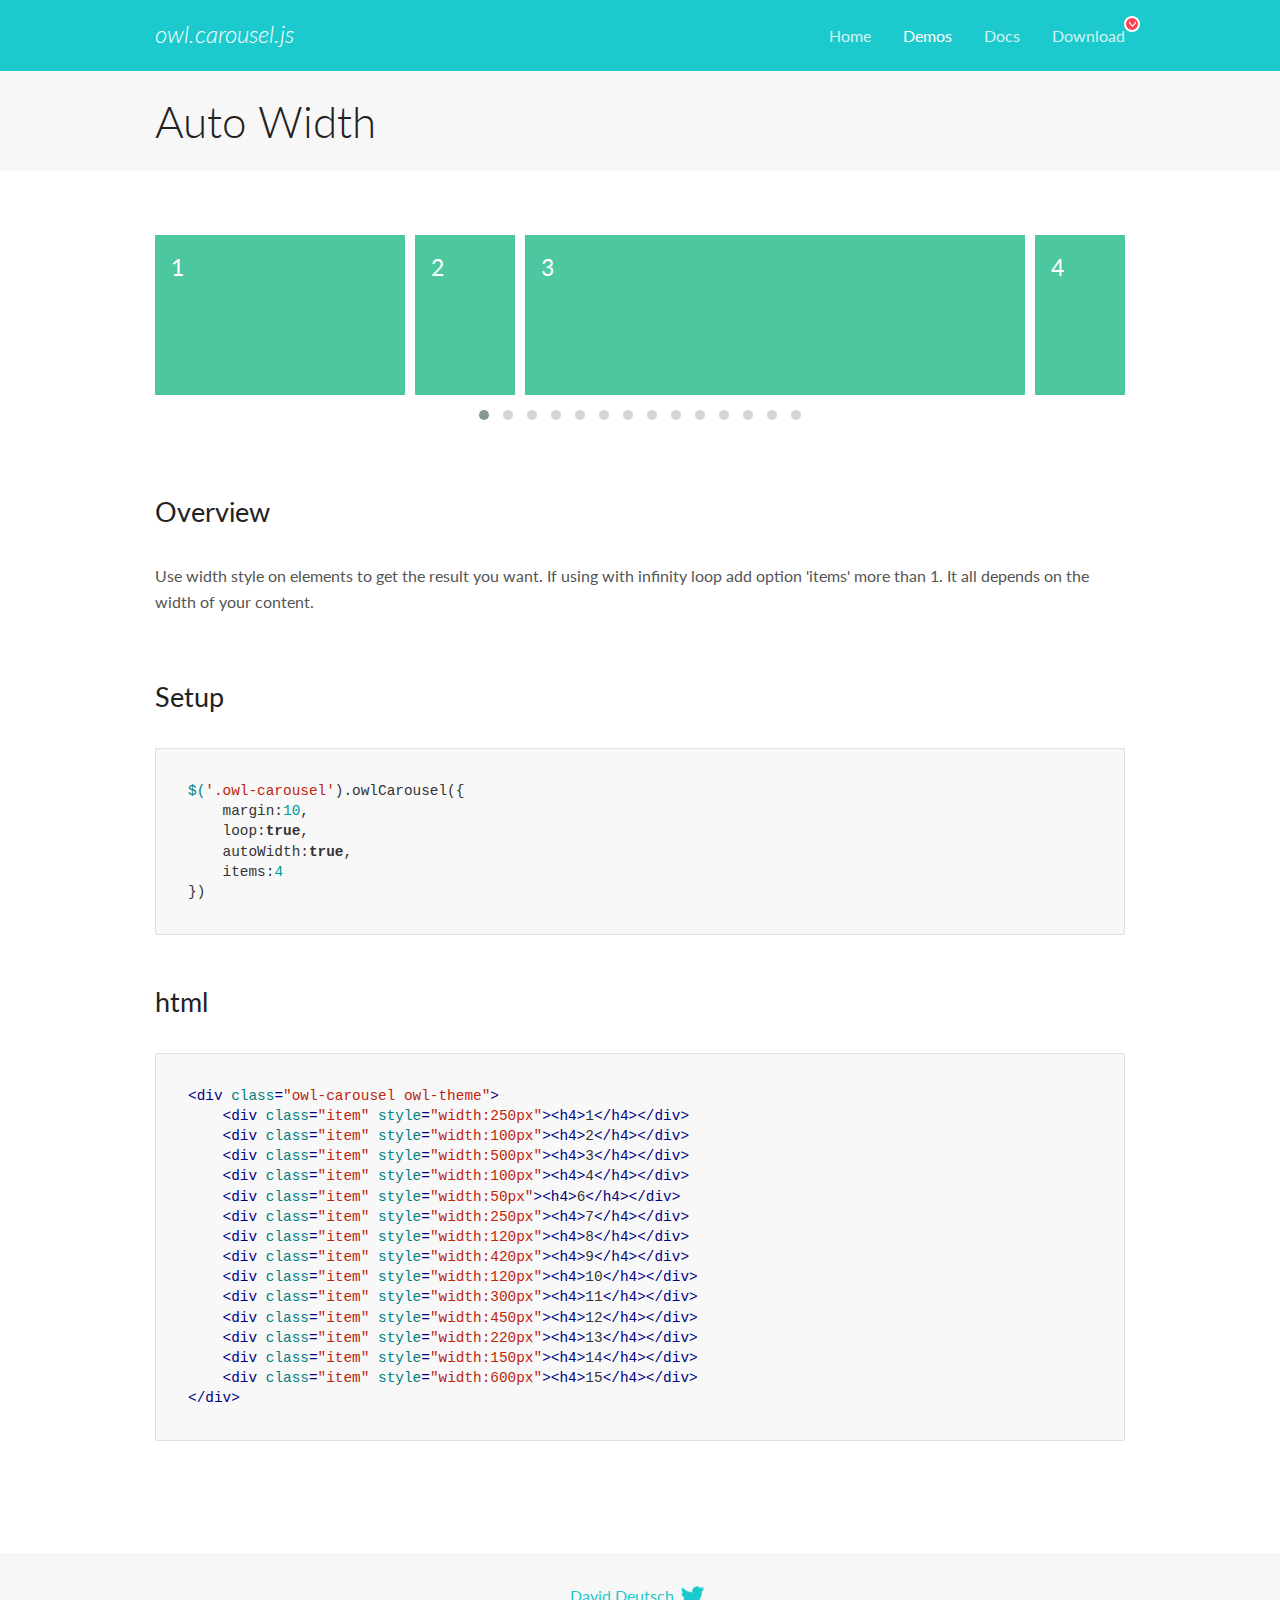
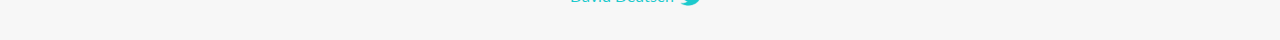
<file: OwlCarousel2-2.3.4/docs/demos/autowidth.html>
<!DOCTYPE html>
<html lang="en">
  <head>

    <!-- head -->
    <meta charset="utf-8">
    <meta name="msapplication-tap-highlight" content="no" />
    <meta name="viewport" content="width=device-width, initial-scale=1.0" />
    <meta name="description" content="Auto Width">
    <meta name="author" content="David Deutsch">
    <title>
      Auto Width Demo | Owl Carousel | 2.3.4
    </title>

    <!-- Stylesheets -->
    <link href='https://fonts.googleapis.com/css?family=Lato:300,400,700,400italic,300italic' rel='stylesheet' type='text/css'>
    <link rel="stylesheet" href="../assets/css/docs.theme.min.css">

    <!-- Owl Stylesheets -->
    <link rel="stylesheet" href="../assets/owlcarousel/assets/owl.carousel.min.css">
    <link rel="stylesheet" href="../assets/owlcarousel/assets/owl.theme.default.min.css">

    <!-- HTML5 shim and Respond.js IE8 support of HTML5 elements and media queries -->

    <!--[if lt IE 9]>
      <script src="https://oss.maxcdn.com/libs/html5shiv/3.7.0/html5shiv.js"></script>
      <script src="https://oss.maxcdn.com/libs/respond.js/1.3.0/respond.min.js"></script>
    <![endif]-->

    <!-- Favicons -->
    <link rel="apple-touch-icon-precomposed" sizes="144x144" href="../assets/ico/apple-touch-icon-144-precomposed.png">
    <link rel="shortcut icon" href="../assets/ico/favicon.png">
    <link rel="shortcut icon" href="favicon.ico">

    <!-- Yeah i know js should not be in header. Its required for demos.-->

    <!-- javascript -->
    <script src="../assets/vendors/jquery.min.js"></script>
    <script src="../assets/owlcarousel/owl.carousel.js"></script>
  </head>
  <body>

    <!-- header -->
    <header class="header">
      <div class="row">
        <div class="large-12 columns">
          <div class="brand left">
            <h3>
              <a href="/OwlCarousel2/">owl.carousel.js</a> 
            </h3>
          </div>
          <a id="toggle-nav" class="right">
            <span></span> <span></span> <span></span> 
          </a> 
          <div class="nav-bar">
            <ul class="clearfix">
              <li> <a href="/OwlCarousel2/index.html">Home</a>  </li>
              <li class="active">
                <a href="/OwlCarousel2/demos/demos.html">Demos</a> 
              </li>
              <li> <a href="/OwlCarousel2/docs/started-welcome.html">Docs</a>  </li>
              <li>
                <a href="https://github.com/OwlCarousel2/OwlCarousel2/archive/2.3.4.zip">Download</a> 
                <span class="download"></span> 
              </li>
            </ul>
          </div>
        </div>
      </div>
    </header>

    <!-- title -->
    <section class="title">
      <div class="row">
        <div class="large-12 columns">
          <h1>Auto Width</h1>
        </div>
      </div>
    </section>

    <!--  Demos -->
    <section id="demos">
      <div class="row">
        <div class="large-12 columns">
          <div class="owl-carousel owl-theme">
            <div class="item" style="width:250px">
              <h4>1</h4>
            </div>
            <div class="item" style="width:100px">
              <h4>2</h4>
            </div>
            <div class="item" style="width:500px">
              <h4>3</h4>
            </div>
            <div class="item" style="width:100px">
              <h4>4</h4>
            </div>
            <div class="item" style="width:50px">
              <h4>6</h4>
            </div>
            <div class="item" style="width:250px">
              <h4>7</h4>
            </div>
            <div class="item" style="width:120px">
              <h4>8</h4>
            </div>
            <div class="item" style="width:420px">
              <h4>9</h4>
            </div>
            <div class="item" style="width:120px">
              <h4>10</h4>
            </div>
            <div class="item" style="width:300px">
              <h4>11</h4>
            </div>
            <div class="item" style="width:450px">
              <h4>12</h4>
            </div>
            <div class="item" style="width:220px">
              <h4>13</h4>
            </div>
            <div class="item" style="width:150px">
              <h4>14</h4>
            </div>
            <div class="item" style="width:600px">
              <h4>15</h4>
            </div>
          </div>
          <h3 id="overview">Overview</h3>
          <p>Use width style on elements to get the result you want. If using with infinity loop add option &#39;items&#39; more than 1. It all depends on the width of your content.</p>
          <h3 id="setup">Setup</h3>
          <pre><code>$(&#39;.owl-carousel&#39;).owlCarousel({
    margin:10,
    loop:true,
    autoWidth:true,
    items:4
})</code></pre>
          <h3 id="html">html</h3>
          <pre><code>&lt;div class=&quot;owl-carousel owl-theme&quot;&gt;
    &lt;div class=&quot;item&quot; style=&quot;width:250px&quot;&gt;&lt;h4&gt;1&lt;/h4&gt;&lt;/div&gt;
    &lt;div class=&quot;item&quot; style=&quot;width:100px&quot;&gt;&lt;h4&gt;2&lt;/h4&gt;&lt;/div&gt;
    &lt;div class=&quot;item&quot; style=&quot;width:500px&quot;&gt;&lt;h4&gt;3&lt;/h4&gt;&lt;/div&gt;
    &lt;div class=&quot;item&quot; style=&quot;width:100px&quot;&gt;&lt;h4&gt;4&lt;/h4&gt;&lt;/div&gt;
    &lt;div class=&quot;item&quot; style=&quot;width:50px&quot;&gt;&lt;h4&gt;6&lt;/h4&gt;&lt;/div&gt;
    &lt;div class=&quot;item&quot; style=&quot;width:250px&quot;&gt;&lt;h4&gt;7&lt;/h4&gt;&lt;/div&gt;
    &lt;div class=&quot;item&quot; style=&quot;width:120px&quot;&gt;&lt;h4&gt;8&lt;/h4&gt;&lt;/div&gt;
    &lt;div class=&quot;item&quot; style=&quot;width:420px&quot;&gt;&lt;h4&gt;9&lt;/h4&gt;&lt;/div&gt;
    &lt;div class=&quot;item&quot; style=&quot;width:120px&quot;&gt;&lt;h4&gt;10&lt;/h4&gt;&lt;/div&gt;
    &lt;div class=&quot;item&quot; style=&quot;width:300px&quot;&gt;&lt;h4&gt;11&lt;/h4&gt;&lt;/div&gt;
    &lt;div class=&quot;item&quot; style=&quot;width:450px&quot;&gt;&lt;h4&gt;12&lt;/h4&gt;&lt;/div&gt;
    &lt;div class=&quot;item&quot; style=&quot;width:220px&quot;&gt;&lt;h4&gt;13&lt;/h4&gt;&lt;/div&gt;
    &lt;div class=&quot;item&quot; style=&quot;width:150px&quot;&gt;&lt;h4&gt;14&lt;/h4&gt;&lt;/div&gt;
    &lt;div class=&quot;item&quot; style=&quot;width:600px&quot;&gt;&lt;h4&gt;15&lt;/h4&gt;&lt;/div&gt;
&lt;/div&gt;</code></pre>
          <script>
            $(document).ready(function() {
              $('.owl-carousel').owlCarousel({
                margin: 10,
                loop: true,
                autoWidth: true,
                items: 4
              })
            })
          </script>
        </div>
      </div>
    </section>

    <!-- footer -->
    <footer class="footer">
      <div class="row">
        <div class="large-12 columns">
          <h5>
            <a href="/OwlCarousel2/docs/support-contact.html">David Deutsch</a> 
            <a id="custom-tweet-button" href="https://twitter.com/share?url=https://github.com/OwlCarousel2/OwlCarousel2&text=Owl Carousel - This is so awesome! " target="_blank"></a> 
          </h5>
        </div>
      </div>
    </footer>

    <!-- vendors -->
    <script src="../assets/vendors/highlight.js"></script>
    <script src="../assets/js/app.js"></script>
  </body>
</html>
</file>
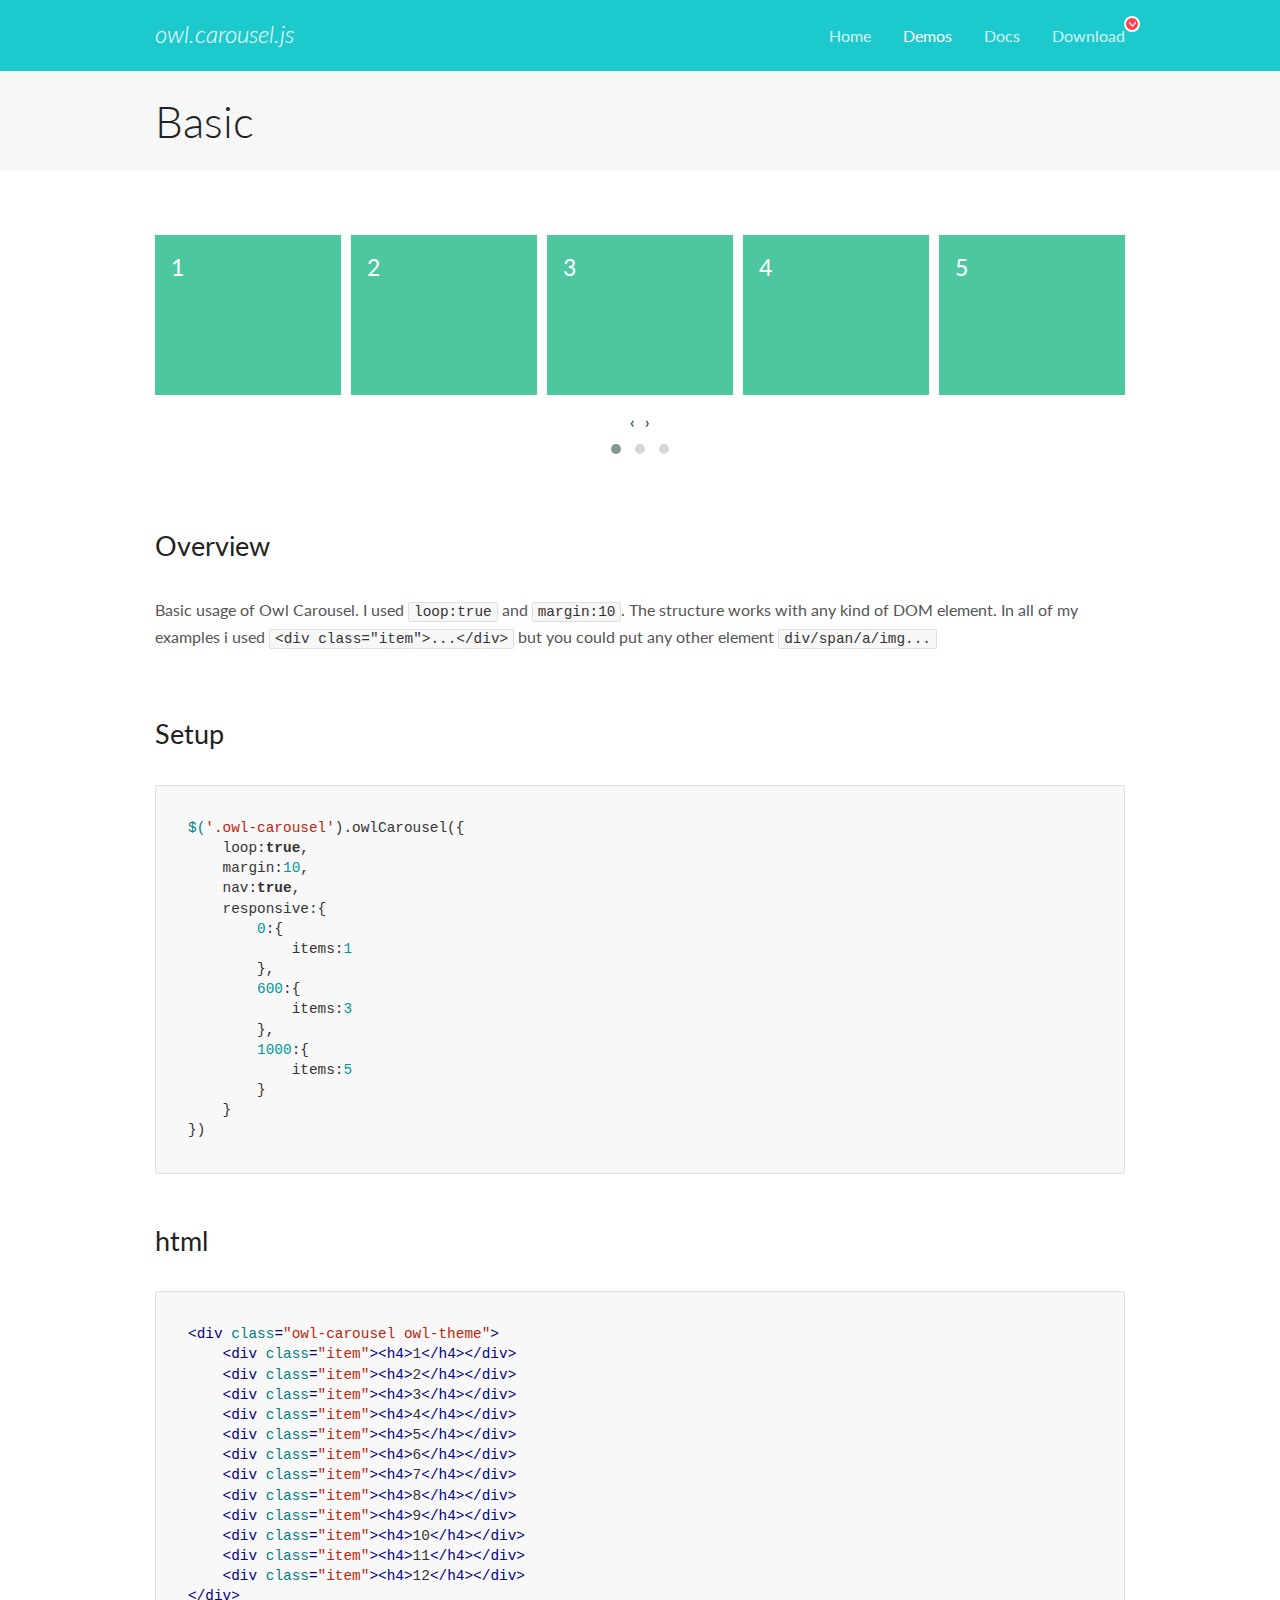
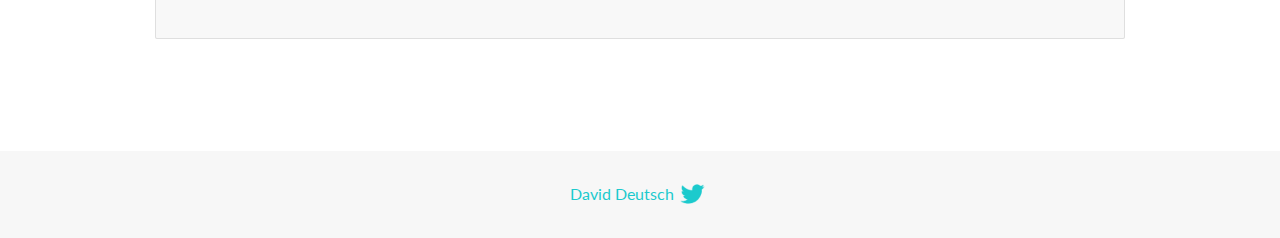
<file: OwlCarousel2-2.3.4/docs/demos/basic.html>
<!DOCTYPE html>
<html lang="en">
  <head>

    <!-- head -->
    <meta charset="utf-8">
    <meta name="msapplication-tap-highlight" content="no" />
    <meta name="viewport" content="width=device-width, initial-scale=1.0" />
    <meta name="description" content="Basic usage demo">
    <meta name="author" content="David Deutsch">
    <title>
      Basic Demo | Owl Carousel | 2.3.4
    </title>

    <!-- Stylesheets -->
    <link href='https://fonts.googleapis.com/css?family=Lato:300,400,700,400italic,300italic' rel='stylesheet' type='text/css'>
    <link rel="stylesheet" href="../assets/css/docs.theme.min.css">

    <!-- Owl Stylesheets -->
    <link rel="stylesheet" href="../assets/owlcarousel/assets/owl.carousel.min.css">
    <link rel="stylesheet" href="../assets/owlcarousel/assets/owl.theme.default.min.css">

    <!-- HTML5 shim and Respond.js IE8 support of HTML5 elements and media queries -->

    <!--[if lt IE 9]>
      <script src="https://oss.maxcdn.com/libs/html5shiv/3.7.0/html5shiv.js"></script>
      <script src="https://oss.maxcdn.com/libs/respond.js/1.3.0/respond.min.js"></script>
    <![endif]-->

    <!-- Favicons -->
    <link rel="apple-touch-icon-precomposed" sizes="144x144" href="../assets/ico/apple-touch-icon-144-precomposed.png">
    <link rel="shortcut icon" href="../assets/ico/favicon.png">
    <link rel="shortcut icon" href="favicon.ico">

    <!-- Yeah i know js should not be in header. Its required for demos.-->

    <!-- javascript -->
    <script src="../assets/vendors/jquery.min.js"></script>
    <script src="../assets/owlcarousel/owl.carousel.js"></script>
  </head>
  <body>

    <!-- header -->
    <header class="header">
      <div class="row">
        <div class="large-12 columns">
          <div class="brand left">
            <h3>
              <a href="/OwlCarousel2/">owl.carousel.js</a> 
            </h3>
          </div>
          <a id="toggle-nav" class="right">
            <span></span> <span></span> <span></span> 
          </a> 
          <div class="nav-bar">
            <ul class="clearfix">
              <li> <a href="/OwlCarousel2/index.html">Home</a>  </li>
              <li class="active">
                <a href="/OwlCarousel2/demos/demos.html">Demos</a> 
              </li>
              <li> <a href="/OwlCarousel2/docs/started-welcome.html">Docs</a>  </li>
              <li>
                <a href="https://github.com/OwlCarousel2/OwlCarousel2/archive/2.3.4.zip">Download</a> 
                <span class="download"></span> 
              </li>
            </ul>
          </div>
        </div>
      </div>
    </header>

    <!-- title -->
    <section class="title">
      <div class="row">
        <div class="large-12 columns">
          <h1>Basic</h1>
        </div>
      </div>
    </section>

    <!--  Demos -->
    <section id="demos">
      <div class="row">
        <div class="large-12 columns">
          <div class="owl-carousel owl-theme">
            <div class="item">
              <h4>1</h4>
            </div>
            <div class="item">
              <h4>2</h4>
            </div>
            <div class="item">
              <h4>3</h4>
            </div>
            <div class="item">
              <h4>4</h4>
            </div>
            <div class="item">
              <h4>5</h4>
            </div>
            <div class="item">
              <h4>6</h4>
            </div>
            <div class="item">
              <h4>7</h4>
            </div>
            <div class="item">
              <h4>8</h4>
            </div>
            <div class="item">
              <h4>9</h4>
            </div>
            <div class="item">
              <h4>10</h4>
            </div>
            <div class="item">
              <h4>11</h4>
            </div>
            <div class="item">
              <h4>12</h4>
            </div>
          </div>
          <h3 id="overview">Overview</h3>
          <p>Basic usage of Owl Carousel. I used <code>loop:true</code> and <code>margin:10</code>. The structure works with any kind of DOM element. In all of my examples i used <code>&lt;div class=&quot;item&quot;&gt;...&lt;/div&gt;</code> but you could
            put any other element <code>div/span/a/img...</code></p>
          <h3 id="setup">Setup</h3>
          <pre><code>$(&#39;.owl-carousel&#39;).owlCarousel({
    loop:true,
    margin:10,
    nav:true,
    responsive:{
        0:{
            items:1
        },
        600:{
            items:3
        },
        1000:{
            items:5
        }
    }
})</code></pre>
          <h3 id="html">html</h3>
          <pre><code>&lt;div class=&quot;owl-carousel owl-theme&quot;&gt;
    &lt;div class=&quot;item&quot;&gt;&lt;h4&gt;1&lt;/h4&gt;&lt;/div&gt;
    &lt;div class=&quot;item&quot;&gt;&lt;h4&gt;2&lt;/h4&gt;&lt;/div&gt;
    &lt;div class=&quot;item&quot;&gt;&lt;h4&gt;3&lt;/h4&gt;&lt;/div&gt;
    &lt;div class=&quot;item&quot;&gt;&lt;h4&gt;4&lt;/h4&gt;&lt;/div&gt;
    &lt;div class=&quot;item&quot;&gt;&lt;h4&gt;5&lt;/h4&gt;&lt;/div&gt;
    &lt;div class=&quot;item&quot;&gt;&lt;h4&gt;6&lt;/h4&gt;&lt;/div&gt;
    &lt;div class=&quot;item&quot;&gt;&lt;h4&gt;7&lt;/h4&gt;&lt;/div&gt;
    &lt;div class=&quot;item&quot;&gt;&lt;h4&gt;8&lt;/h4&gt;&lt;/div&gt;
    &lt;div class=&quot;item&quot;&gt;&lt;h4&gt;9&lt;/h4&gt;&lt;/div&gt;
    &lt;div class=&quot;item&quot;&gt;&lt;h4&gt;10&lt;/h4&gt;&lt;/div&gt;
    &lt;div class=&quot;item&quot;&gt;&lt;h4&gt;11&lt;/h4&gt;&lt;/div&gt;
    &lt;div class=&quot;item&quot;&gt;&lt;h4&gt;12&lt;/h4&gt;&lt;/div&gt;
&lt;/div&gt;</code></pre>
          <script>
            $(document).ready(function() {
              var owl = $('.owl-carousel');
              owl.owlCarousel({
                margin: 10,
                nav: true,
                loop: true,
                responsive: {
                  0: {
                    items: 1
                  },
                  600: {
                    items: 3
                  },
                  1000: {
                    items: 5
                  }
                }
              })
            })
          </script>
        </div>
      </div>
    </section>

    <!-- footer -->
    <footer class="footer">
      <div class="row">
        <div class="large-12 columns">
          <h5>
            <a href="/OwlCarousel2/docs/support-contact.html">David Deutsch</a> 
            <a id="custom-tweet-button" href="https://twitter.com/share?url=https://github.com/OwlCarousel2/OwlCarousel2&text=Owl Carousel - This is so awesome! " target="_blank"></a> 
          </h5>
        </div>
      </div>
    </footer>

    <!-- vendors -->
    <script src="../assets/vendors/highlight.js"></script>
    <script src="../assets/js/app.js"></script>
  </body>
</html>
</file>
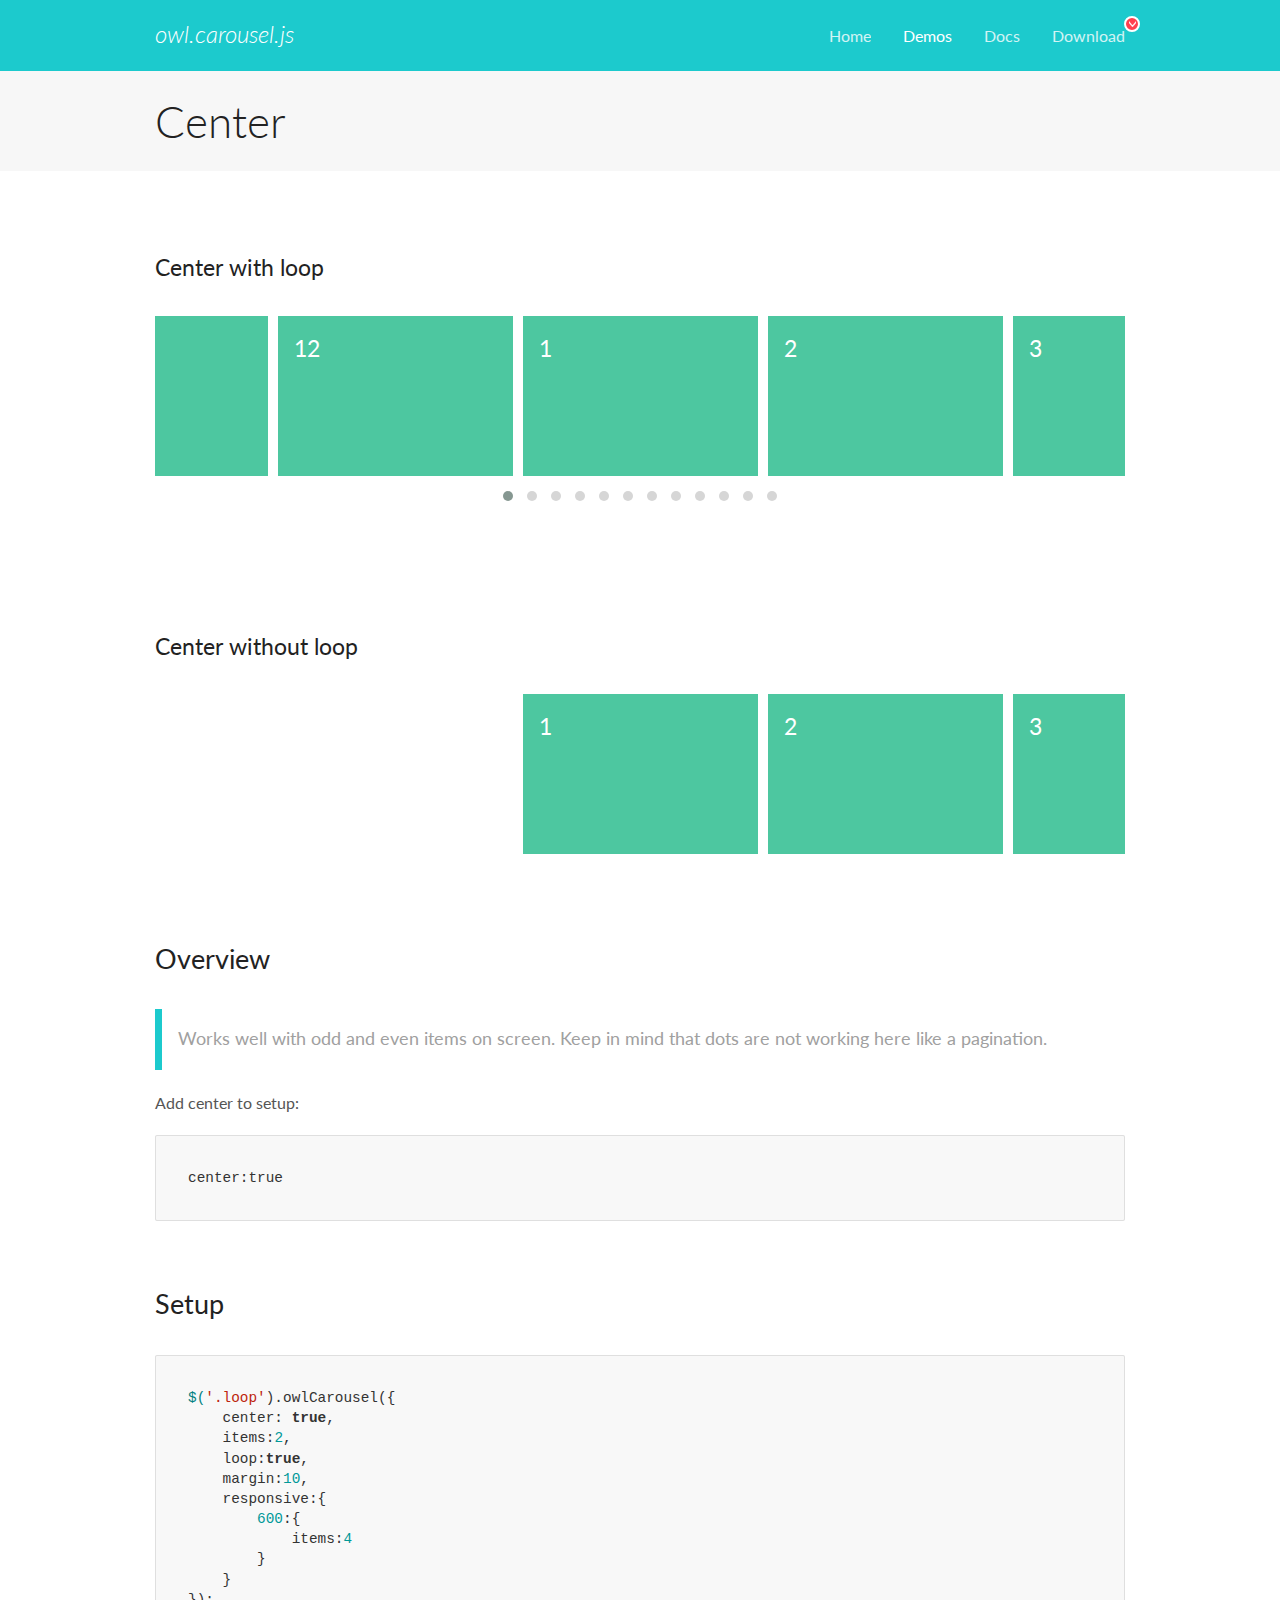
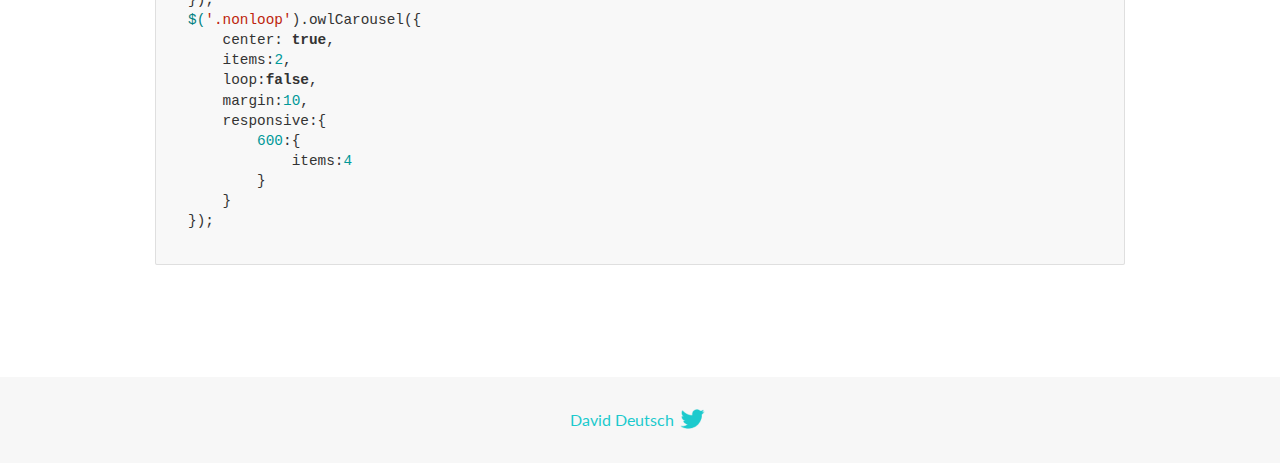
<file: OwlCarousel2-2.3.4/docs/demos/center.html>
<!DOCTYPE html>
<html lang="en">
  <head>

    <!-- head -->
    <meta charset="utf-8">
    <meta name="msapplication-tap-highlight" content="no" />
    <meta name="viewport" content="width=device-width, initial-scale=1.0" />
    <meta name="description" content="Center carousel">
    <meta name="author" content="David Deutsch">
    <title>
      Center Demo | Owl Carousel | 2.3.4
    </title>

    <!-- Stylesheets -->
    <link href='https://fonts.googleapis.com/css?family=Lato:300,400,700,400italic,300italic' rel='stylesheet' type='text/css'>
    <link rel="stylesheet" href="../assets/css/docs.theme.min.css">

    <!-- Owl Stylesheets -->
    <link rel="stylesheet" href="../assets/owlcarousel/assets/owl.carousel.min.css">
    <link rel="stylesheet" href="../assets/owlcarousel/assets/owl.theme.default.min.css">

    <!-- HTML5 shim and Respond.js IE8 support of HTML5 elements and media queries -->

    <!--[if lt IE 9]>
      <script src="https://oss.maxcdn.com/libs/html5shiv/3.7.0/html5shiv.js"></script>
      <script src="https://oss.maxcdn.com/libs/respond.js/1.3.0/respond.min.js"></script>
    <![endif]-->

    <!-- Favicons -->
    <link rel="apple-touch-icon-precomposed" sizes="144x144" href="../assets/ico/apple-touch-icon-144-precomposed.png">
    <link rel="shortcut icon" href="../assets/ico/favicon.png">
    <link rel="shortcut icon" href="favicon.ico">

    <!-- Yeah i know js should not be in header. Its required for demos.-->

    <!-- javascript -->
    <script src="../assets/vendors/jquery.min.js"></script>
    <script src="../assets/owlcarousel/owl.carousel.js"></script>
  </head>
  <body>

    <!-- header -->
    <header class="header">
      <div class="row">
        <div class="large-12 columns">
          <div class="brand left">
            <h3>
              <a href="/OwlCarousel2/">owl.carousel.js</a> 
            </h3>
          </div>
          <a id="toggle-nav" class="right">
            <span></span> <span></span> <span></span> 
          </a> 
          <div class="nav-bar">
            <ul class="clearfix">
              <li> <a href="/OwlCarousel2/index.html">Home</a>  </li>
              <li class="active">
                <a href="/OwlCarousel2/demos/demos.html">Demos</a> 
              </li>
              <li> <a href="/OwlCarousel2/docs/started-welcome.html">Docs</a>  </li>
              <li>
                <a href="https://github.com/OwlCarousel2/OwlCarousel2/archive/2.3.4.zip">Download</a> 
                <span class="download"></span> 
              </li>
            </ul>
          </div>
        </div>
      </div>
    </header>

    <!-- title -->
    <section class="title">
      <div class="row">
        <div class="large-12 columns">
          <h1>Center</h1>
        </div>
      </div>
    </section>

    <!--  Demos -->
    <section id="demos">
      <div class="row">
        <div class="large-12 columns">
          <h4 id="center-with-loop">Center with loop</h4>
          <div class="loop owl-carousel owl-theme">
            <div class="item">
              <h4>1</h4>
            </div>
            <div class="item">
              <h4>2</h4>
            </div>
            <div class="item">
              <h4>3</h4>
            </div>
            <div class="item">
              <h4>4</h4>
            </div>
            <div class="item">
              <h4>5</h4>
            </div>
            <div class="item">
              <h4>6</h4>
            </div>
            <div class="item">
              <h4>7</h4>
            </div>
            <div class="item">
              <h4>8</h4>
            </div>
            <div class="item">
              <h4>9</h4>
            </div>
            <div class="item">
              <h4>10</h4>
            </div>
            <div class="item">
              <h4>11</h4>
            </div>
            <div class="item">
              <h4>12</h4>
            </div>
          </div>
          <br>
          <h4 id="center-without-loop">Center without loop</h4>
          <div class="nonloop owl-carousel">
            <div class="item">
              <h4>1</h4>
            </div>
            <div class="item">
              <h4>2</h4>
            </div>
            <div class="item">
              <h4>3</h4>
            </div>
            <div class="item">
              <h4>4</h4>
            </div>
            <div class="item">
              <h4>5</h4>
            </div>
            <div class="item">
              <h4>6</h4>
            </div>
            <div class="item">
              <h4>7</h4>
            </div>
            <div class="item">
              <h4>8</h4>
            </div>
            <div class="item">
              <h4>9</h4>
            </div>
            <div class="item">
              <h4>10</h4>
            </div>
            <div class="item">
              <h4>11</h4>
            </div>
            <div class="item">
              <h4>12</h4>
            </div>
          </div>
          <h3 id="overview">Overview</h3>
          <blockquote>
            <p>Works well with odd and even items on screen. Keep in mind that dots are not working here like a pagination.</p>
          </blockquote>
          <p>Add center to setup:</p>
          <pre><code>center:true</code></pre>
          <h3 id="setup">Setup</h3>
          <pre><code>$(&#39;.loop&#39;).owlCarousel({
    center: true,
    items:2,
    loop:true,
    margin:10,
    responsive:{
        600:{
            items:4
        }
    }
});
$(&#39;.nonloop&#39;).owlCarousel({
    center: true,
    items:2,
    loop:false,
    margin:10,
    responsive:{
        600:{
            items:4
        }
    }
});</code></pre>
          <script>
            jQuery(document).ready(function($) {
              $('.loop').owlCarousel({
                center: true,
                items: 2,
                loop: true,
                margin: 10,
                responsive: {
                  600: {
                    items: 4
                  }
                }
              });
              $('.nonloop').owlCarousel({
                center: true,
                items: 2,
                loop: false,
                margin: 10,
                responsive: {
                  600: {
                    items: 4
                  }
                }
              });
            });
          </script>
        </div>
      </div>
    </section>

    <!-- footer -->
    <footer class="footer">
      <div class="row">
        <div class="large-12 columns">
          <h5>
            <a href="/OwlCarousel2/docs/support-contact.html">David Deutsch</a> 
            <a id="custom-tweet-button" href="https://twitter.com/share?url=https://github.com/OwlCarousel2/OwlCarousel2&text=Owl Carousel - This is so awesome! " target="_blank"></a> 
          </h5>
        </div>
      </div>
    </footer>

    <!-- vendors -->
    <script src="../assets/vendors/highlight.js"></script>
    <script src="../assets/js/app.js"></script>
  </body>
</html>
</file>
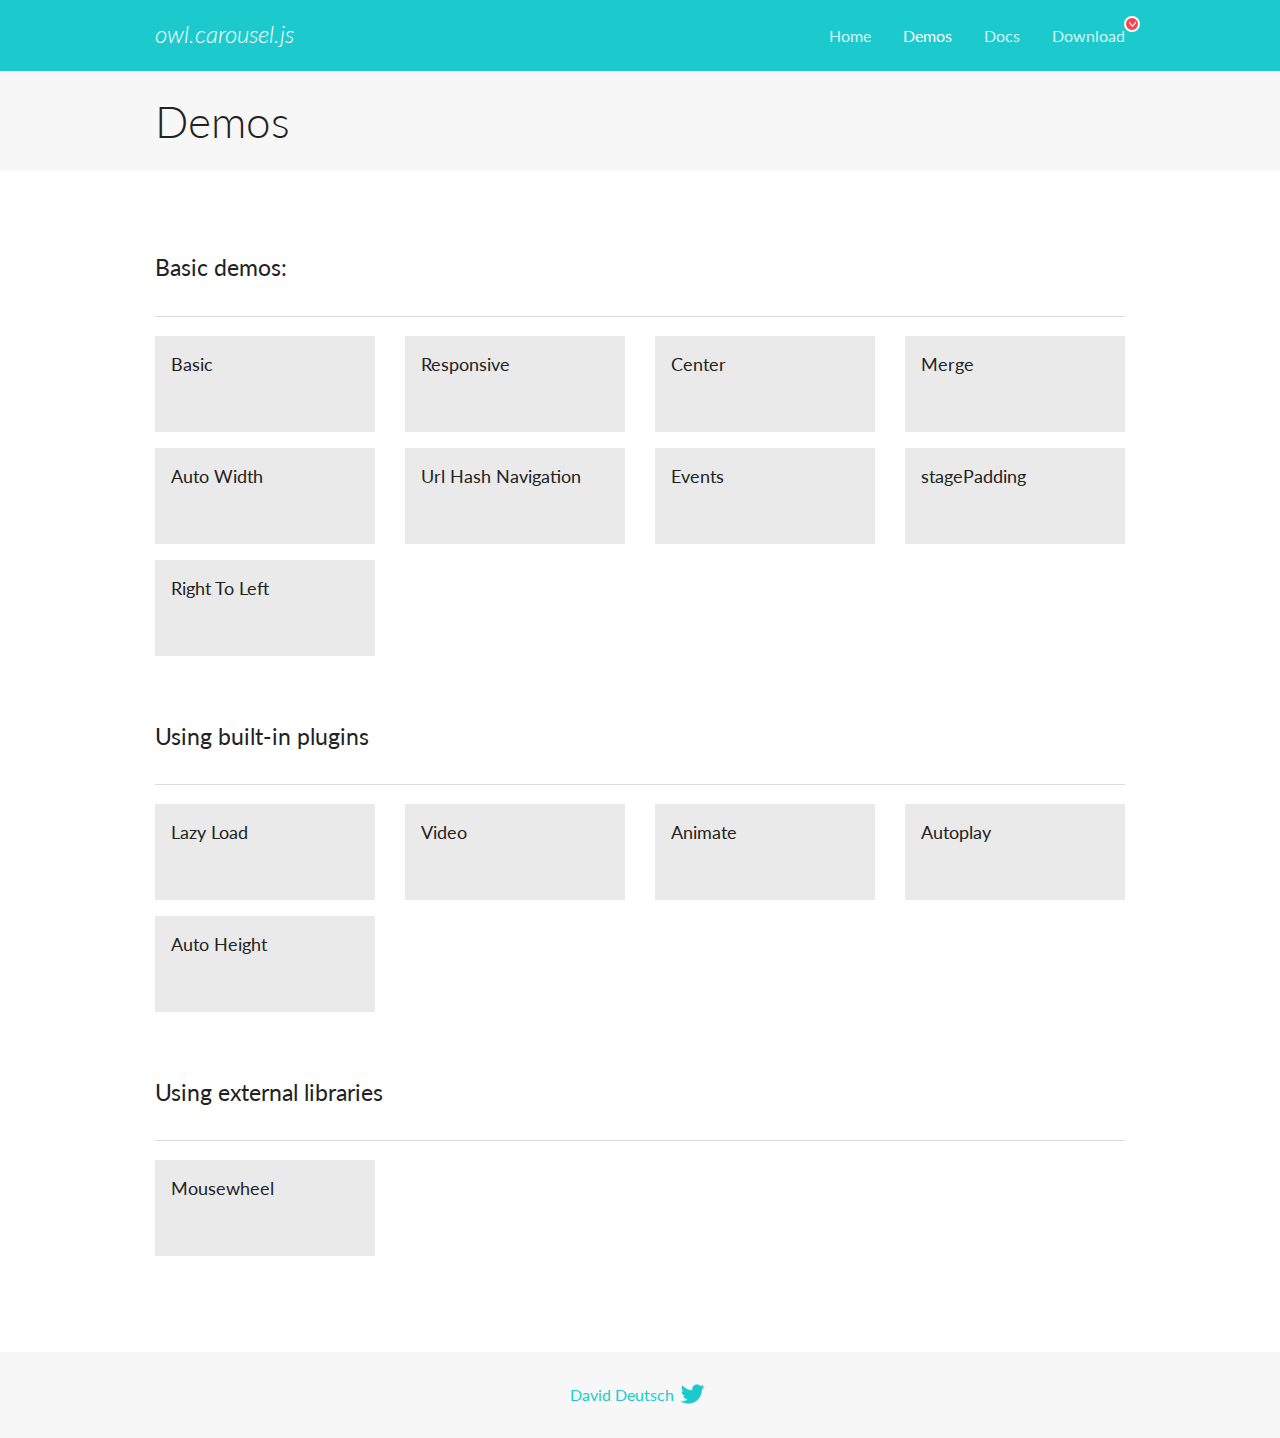
<file: OwlCarousel2-2.3.4/docs/demos/demos.html>
<!DOCTYPE html>
<html lang="en">
  <head>

    <!-- head -->
    <meta charset="utf-8">
    <meta name="msapplication-tap-highlight" content="no" />
    <meta name="viewport" content="width=device-width, initial-scale=1.0" />
    <meta name="description" content="A list of Owl Carousel examples.">
    <meta name="author" content="David Deutsch">
    <title>
      Demos | Owl Carousel | 2.3.4
    </title>

    <!-- Stylesheets -->
    <link href='https://fonts.googleapis.com/css?family=Lato:300,400,700,400italic,300italic' rel='stylesheet' type='text/css'>
    <link rel="stylesheet" href="../assets/css/docs.theme.min.css">

    <!-- Owl Stylesheets -->
    <link rel="stylesheet" href="../assets/owlcarousel/assets/owl.carousel.min.css">
    <link rel="stylesheet" href="../assets/owlcarousel/assets/owl.theme.default.min.css">

    <!-- HTML5 shim and Respond.js IE8 support of HTML5 elements and media queries -->

    <!--[if lt IE 9]>
      <script src="https://oss.maxcdn.com/libs/html5shiv/3.7.0/html5shiv.js"></script>
      <script src="https://oss.maxcdn.com/libs/respond.js/1.3.0/respond.min.js"></script>
    <![endif]-->

    <!-- Favicons -->
    <link rel="apple-touch-icon-precomposed" sizes="144x144" href="../assets/ico/apple-touch-icon-144-precomposed.png">
    <link rel="shortcut icon" href="../assets/ico/favicon.png">
    <link rel="shortcut icon" href="favicon.ico">

    <!-- Yeah i know js should not be in header. Its required for demos.-->

    <!-- javascript -->
    <script src="../assets/vendors/jquery.min.js"></script>
    <script src="../assets/owlcarousel/owl.carousel.js"></script>
  </head>
  <body>

    <!-- header -->
    <header class="header">
      <div class="row">
        <div class="large-12 columns">
          <div class="brand left">
            <h3>
              <a href="/OwlCarousel2/">owl.carousel.js</a> 
            </h3>
          </div>
          <a id="toggle-nav" class="right">
            <span></span> <span></span> <span></span> 
          </a> 
          <div class="nav-bar">
            <ul class="clearfix">
              <li> <a href="/OwlCarousel2/index.html">Home</a>  </li>
              <li class="active">
                <a href="/OwlCarousel2/demos/demos.html">Demos</a> 
              </li>
              <li> <a href="/OwlCarousel2/docs/started-welcome.html">Docs</a>  </li>
              <li>
                <a href="https://github.com/OwlCarousel2/OwlCarousel2/archive/2.3.4.zip">Download</a> 
                <span class="download"></span> 
              </li>
            </ul>
          </div>
        </div>
      </div>
    </header>

    <!-- title -->
    <section class="title">
      <div class="row">
        <div class="large-12 columns">
          <h1>Demos</h1>
        </div>
      </div>
    </section>

    <!--  Demos -->
    <section id="demos">
      <div class="row">
        <div class="large-12 columns">
          <h4 id="basic-demos-">Basic demos:</h4>
          <hr>
          <div class="demo-list">
            <div class="row">
              <div class="small-6 medium-4 large-3 columns">
                <a href="basic.html" class="demo-block">
                  <h5>Basic </h5>
                </a> 
              </div>
              <div class="small-6 medium-4 large-3 columns">
                <a href="responsive.html" class="demo-block">
                  <h5>Responsive </h5>
                </a> 
              </div>
              <div class="small-6 medium-4 large-3 columns">
                <a href="center.html" class="demo-block">
                  <h5>Center </h5>
                </a> 
              </div>
              <div class="small-6 medium-4 large-3 columns">
                <a href="merge.html" class="demo-block">
                  <h5>Merge </h5>
                </a> 
              </div>
              <div class="small-6 medium-4 large-3 columns">
                <a href="autowidth.html" class="demo-block">
                  <h5>Auto Width </h5>
                </a> 
              </div>
              <div class="small-6 medium-4 large-3 columns">
                <a href="urlhashnav.html" class="demo-block">
                  <h5>Url Hash Navigation </h5>
                </a> 
              </div>
              <div class="small-6 medium-4 large-3 columns">
                <a href="events.html" class="demo-block">
                  <h5>Events </h5>
                </a> 
              </div>
              <div class="small-6 medium-4 large-3 columns">
                <a href="stagepadding.html" class="demo-block">
                  <h5>stagePadding </h5>
                </a> 
              </div>
              <div class="small-6 medium-4 large-3 columns">
                <a href="rtl.html" class="demo-block">
                  <h5>Right To Left </h5>
                </a> 
              </div>
            </div>
          </div>
          <h4 id="using-built-in-plugins">Using built-in plugins</h4>
          <hr>
          <div class="demo-list">
            <div class="row">
              <div class="small-6 medium-4 large-3 columns">
                <a href="lazyLoad.html" class="demo-block">
                  <h5>Lazy Load </h5>
                </a> 
              </div>
              <div class="small-6 medium-4 large-3 columns">
                <a href="video.html" class="demo-block">
                  <h5>Video </h5>
                </a> 
              </div>
              <div class="small-6 medium-4 large-3 columns">
                <a href="animate.html" class="demo-block">
                  <h5>Animate </h5>
                </a> 
              </div>
              <div class="small-6 medium-4 large-3 columns">
                <a href="autoplay.html" class="demo-block">
                  <h5>Autoplay </h5>
                </a> 
              </div>
              <div class="small-6 medium-4 large-3 columns">
                <a href="autoheight.html" class="demo-block">
                  <h5>Auto Height </h5>
                </a> 
              </div>
            </div>
          </div>
          <h4 id="using-external-libraries">Using external libraries</h4>
          <hr>
          <div class="demo-list">
            <div class="row">
              <div class="small-6 medium-4 large-3 columns">
                <a href="mousewheel.html" class="demo-block">
                  <h5>Mousewheel </h5>
                </a> 
              </div>
            </div>
          </div>
        </div>
      </div>
    </section>

    <!-- footer -->
    <footer class="footer">
      <div class="row">
        <div class="large-12 columns">
          <h5>
            <a href="/OwlCarousel2/docs/support-contact.html">David Deutsch</a> 
            <a id="custom-tweet-button" href="https://twitter.com/share?url=https://github.com/OwlCarousel2/OwlCarousel2&text=Owl Carousel - This is so awesome! " target="_blank"></a> 
          </h5>
        </div>
      </div>
    </footer>

    <!-- vendors -->
    <script src="../assets/vendors/highlight.js"></script>
    <script src="../assets/js/app.js"></script>
  </body>
</html>
</file>
<file: hover-squares/css/style.css>
body {
background: rgba(244,103,110,1);
background: -moz-linear-gradient(left, rgba(244,103,110,1) 0%, rgba(245,141,97,1) 50%, rgba(244,103,110,1) 100%);
background: -webkit-gradient(left top, right top, color-stop(0%, rgba(244,103,110,1)), color-stop(50%, rgba(245,141,97,1)), color-stop(100%, rgba(244,103,110,1)));
background: -webkit-linear-gradient(left, rgba(244,103,110,1) 0%, rgba(245,141,97,1) 50%, rgba(244,103,110,1) 100%);
background: -o-linear-gradient(left, rgba(244,103,110,1) 0%, rgba(245,141,97,1) 50%, rgba(244,103,110,1) 100%);
background: -ms-linear-gradient(left, rgba(244,103,110,1) 0%, rgba(245,141,97,1) 50%, rgba(244,103,110,1) 100%);
background: linear-gradient(to right, rgba(244,103,110,1) 0%, rgba(245,141,97,1) 50%, rgba(244,103,110,1) 100%);
filter: progid:DXImageTransform.Microsoft.gradient( startColorstr='#f4676e', endColorstr='#f4676e', GradientType=1 );
		    -webkit-font-smoothing: antialiased;
    -moz-osx-font-smoothing: grayscale;
	}
	
	.container {
		margin:50px auto;
		width:747px;
		
	}
	
	.client {
		width:248px;
		height:220px;
		background-color:#fff;
		text-align:center;
		float:left;
		font-family: 'Open Sans', sans-serif;
		letter-spacing:1px;
			-webkit-transition: all 0.1s;
    -moz-transition: all 0.1s;
    transition: all 0.1s;
		border-right:1px solid #f0f0f0;
		border-bottom:1px solid #f0f0f0;
		cursor:pointer;
	}
	
	.logo {
    display:block;
		width:75px;
		height:75px;
		-webkit-border-radius: 50%;
-moz-border-radius: 50%;
border-radius: 50%;
border:5px solid #eee;
		margin-bottom:30px;
    background-color:#eee;
    margin:35px auto;
	}
	
	.client h2, .client h3 {
		font-size:16px;
		color:#888;
		padding:0px;
		margin:0px;
	}
	
	.client h3 {
		font-weight:100;
		margin-top:0px;
	}
	
	.clearer {
		clear:both;
	}
	
	.client:hover {
		-ms-transform: scale(1.1,1.1); /* IE 9 */
    -webkit-transform: scale(1.1,1.1); /* Safari */
    transform: scale(1.1,1.1);
		-webkit-box-shadow: 10px 10px 91px 0px rgba(193,79,82,1);
-moz-box-shadow: 10px 10px 91px 0px rgba(193,79,82,1);
box-shadow: 10px 10px 91px 0px rgba(193,79,82,1);
		z-index:9999;
		border-right:1px solid transparent;
		border-bottom:1px solid transparent;
		cursor:pointer;
		background-color:#fff;
	}

.client:hover .logo {
background: rgba(244,103,110,1);
background: -moz-linear-gradient(top, rgba(244,103,110,1) 0%, rgba(77,64,111,1) 100%);
background: -webkit-gradient(left top, left bottom, color-stop(0%, rgba(244,103,110,1)), color-stop(100%, rgba(77,64,111,1)));
background: -webkit-linear-gradient(top, rgba(244,103,110,1) 0%, rgba(77,64,111,1) 100%);
background: -o-linear-gradient(top, rgba(244,103,110,1) 0%, rgba(77,64,111,1) 100%);
background: -ms-linear-gradient(top, rgba(244,103,110,1) 0%, rgba(77,64,111,1) 100%);
background: linear-gradient(to bottom, rgba(244,103,110,1) 0%, rgba(77,64,111,1) 100%);
filter: progid:DXImageTransform.Microsoft.gradient( startColorstr='#f4676e', endColorstr='#4d406f', GradientType=0 );
  border:5px solid #eee;
}
	
	.wrapper {
				-webkit-box-shadow: 10px 10px 91px 0px rgba(193,79,82,1);
-moz-box-shadow: 10px 10px 91px 0px rgba(193,79,82,1);
box-shadow: 10px 10px 91px 0px rgba(193,79,82,1);
		z-index:0;
		font-family: 'Open Sans', sans-serif;
		color:#fff;
		padding:20px;
		width:707px;
		
		
		position:relative;
		top:0px;
		z-index:-1;
	}
	
	.wrapper h1 {
		font-weight:100;
		margin:0px;
		padding:0px;
	}
</file>
